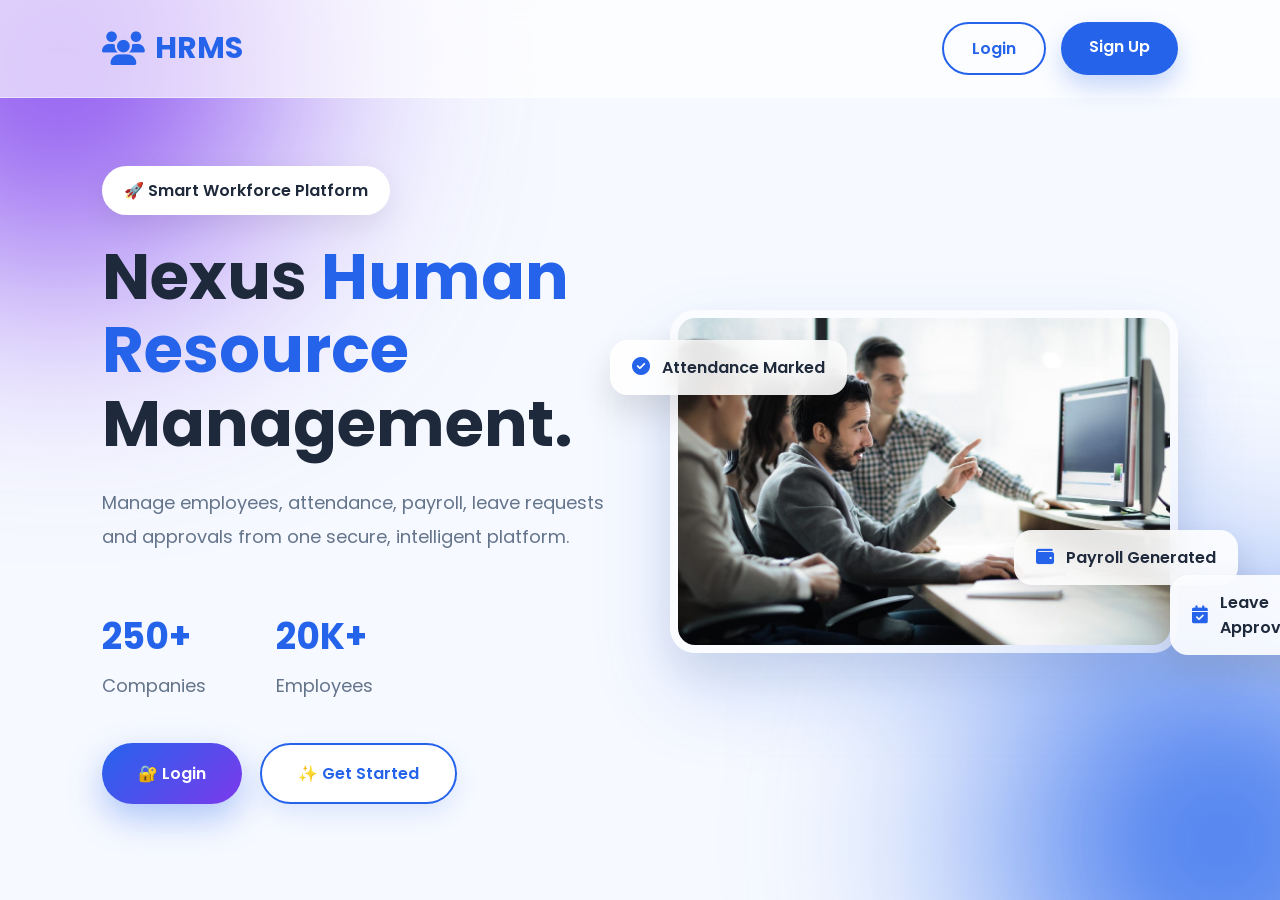
<file: frontend/html/index.html>
<!DOCTYPE html>
<html lang="en">

<head>
    <meta charset="UTF-8">
    <meta name="viewport" content="width=device-width, initial-scale=1.0">

    <title>HRMS | Human Resource Management System</title>

    <!-- Google Fonts -->
    <link href="https://fonts.googleapis.com/css2?family=Poppins:wght@300;400;500;600;700;800&display=swap"
        rel="stylesheet">

    <!-- Font Awesome -->
    <link rel="stylesheet" href="https://cdnjs.cloudflare.com/ajax/libs/font-awesome/6.6.0/css/all.min.css">

    <!-- AOS Animation -->
    <link rel="stylesheet" href="https://unpkg.com/aos@2.3.4/dist/aos.css">

    <link rel="stylesheet" href="../css/style.css">
</head>

<body>

    <div class="blob blob1"></div>
    <div class="blob blob2"></div>

    <nav>

        <div class="logo">

            <i class="fa-solid fa-users"></i>

            <span>HRMS</span>

        </div>


        <div class="nav-btn" id="navBtns">

            <a href="login.html" class="login" id="navLogin">Login</a>

            <a href="signup.html" class="signup" id="navSignup">Sign Up</a>

        </div>

    </nav>

    <section class="hero">

        <div class="left" data-aos="fade-right">

            <span class="badge">

                🚀 Smart Workforce Platform

            </span>

            <h1>

                Nexus
                <span>Human Resource</span>
                Management.

            </h1>

            <p>

                Manage employees, attendance, payroll,
                leave requests and approvals from one secure,
                intelligent platform.

            </p>


            <div class="stats">

                <div>

                    <h2>250+</h2>

                    <p>Companies</p>

                </div>

                <div>

                    <h2>20K+</h2>

                    <p>Employees</p>

                </div>

            </div>

            <div class="hero-btns">

                <a href="login.html" class="btn-primary">🔐 Login</a>

                <a href="signup.html" class="btn-secondary">✨ Get Started</a>

            </div>

        </div>


        <div class="right" data-aos="fade-left">

            <img src="../images/bg_1.jpeg" alt="Hero Image">

            <div class="floating card1">

                <i class="fa-solid fa-circle-check"></i>

                Attendance Marked

            </div>

            <div class="floating card2">

                <i class="fa-solid fa-wallet"></i>

                Payroll Generated

            </div>

            <div class="floating card3">

                <i class="fa-solid fa-calendar-check"></i>

                Leave Approved

            </div>

        </div>

    </section>

    <script src="../js/auth.js"></script>
    <script src="https://unpkg.com/aos@2.3.4/dist/aos.js"></script>

    <script>

        AOS.init({
            duration: 1000,
            once: true
        });

        (function updateNavForSession() {
            const session = auth.getSession();
            if (!session) return; // not logged in — show default Login/Sign Up

            const dashUrl = (session.role === 'HR' || session.role === 'Administrator')
                ? 'hr.html'
                : 'employee.html';

            const navBtns = document.getElementById('navBtns');
            navBtns.innerHTML = `
                <span style="font-size:14px;font-weight:500;color:#334155;align-self:center">
                    👋 ${session.name}
                </span>
                <a href="${dashUrl}" class="signup">Dashboard</a>
                <a href="#" class="login" id="landingLogout">Logout</a>
            `;
            document.getElementById('landingLogout').addEventListener('click', (e) => {
                e.preventDefault();
                auth.logout(); // clears session → redirects to login.html
            });

            const heroBtns = document.querySelector('.hero-btns');
            if (heroBtns) {
                heroBtns.innerHTML = `
                    <a href="${dashUrl}" class="btn-primary">🏠 Go to Dashboard</a>
                    <a href="#" class="btn-secondary" id="heroLogout">🚪 Logout</a>
                `;
                document.getElementById('heroLogout').addEventListener('click', (e) => {
                    e.preventDefault();
                    auth.logout();
                });
            }
        })();

    </script>

</body>

</html>
</file>
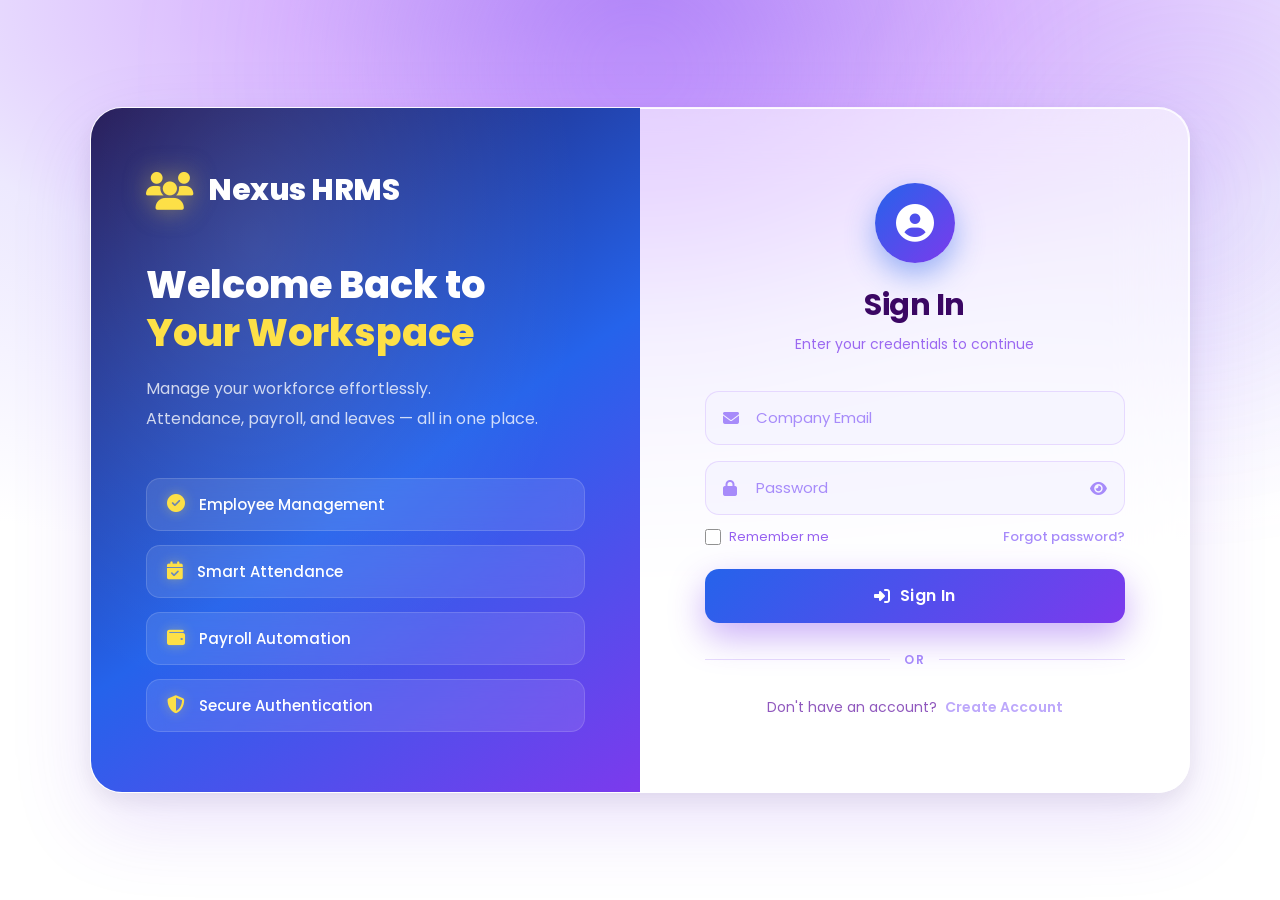
<file: frontend/html/employee.html>
<!DOCTYPE html>
<html lang="en">

<head>
    <meta charset="UTF-8">
    <meta name="viewport" content="width=device-width, initial-scale=1.0">
    <title>NEXUS - Employee Dashboard</title>
    <link href="https://fonts.googleapis.com/css2?family=Poppins:wght@300;400;500;600;700&display=swap"
        rel="stylesheet">
    <link rel="stylesheet" href="https://cdnjs.cloudflare.com/ajax/libs/font-awesome/6.6.0/css/all.min.css">
    <link rel="stylesheet" href="../css/employee.css">
</head>

<body>

    <!-- ── Header ──────────────────────────────────────── -->
    <header>
        <h1>NEXUS <span>HRMS</span></h1>
        <h3>Employee Dashboard</h3>
    </header>

    <div class="container">

        <!-- ── Sidebar ─────────────────────────────────── -->
        <div class="sidebar">
            <h2>Navigation</h2>
            <ul>
                <li class="active-nav" onclick="showPage('profile', this)">
                    <i class="fa-solid fa-user"></i> Profile
                </li>
                <li onclick="showPage('attendance', this)">
                    <i class="fa-solid fa-calendar-check"></i> Attendance
                </li>
                <li onclick="showPage('task', this)">
                    <i class="fa-solid fa-list-check"></i> Task Record
                </li>
                <li onclick="showPage('leave', this)">
                    <i class="fa-solid fa-file-lines"></i> Leave Request
                </li>
                <li onclick="showPage('payroll', this)">
                    <i class="fa-solid fa-wallet"></i> Payroll
                </li>
                <li class="logout-item" onclick="doLogout()">
                    <i class="fa-solid fa-right-from-bracket"></i> Logout
                </li>
            </ul>
        </div>

        <!-- ── Main Content ────────────────────────────── -->
        <div class="main">

            <!-- ══ PROFILE ═════════════════════════════════ -->
            <div id="profile" class="section active">
                <div class="card">
                    <div style="text-align:center">
                        <div class="avatar-wrapper">
                            <img id="profilePic" class="profile-pic"
                                src="https://ui-avatars.com/api/?name=Employee&background=0B4DA2&color=fff&size=150"
                                alt="Profile Picture">
                            <button class="avatar-edit-btn" onclick="document.getElementById('picInput').click()"
                                title="Change profile picture">
                                <i class="fa-solid fa-camera"></i>
                            </button>
                            <input type="file" id="picInput" accept="image/*" onchange="handlePicChange(event)">
                        </div>
                        <div class="profile-name" id="profileName">Employee</div>
                        <span class="profile-role-badge" id="profileRole">Employee</span>
                    </div>

                    <div class="info">
                        <div class="info-row">
                            <span class="info-label">Full Name</span>
                            <span class="info-value" id="infoName">—</span>
                        </div>
                        <div class="info-row">
                            <span class="info-label">Employee ID</span>
                            <span class="info-value" id="infoEmpId">—</span>
                        </div>
                        <div class="info-row">
                            <span class="info-label">Company Email</span>
                            <span class="info-value" id="infoEmail">—</span>
                        </div>
                        <div class="info-row">
                            <span class="info-label">Phone Number <span class="edit-badge">Editable</span></span>
                            <input type="tel" class="editable-field" id="editPhone" placeholder="Enter phone number">
                        </div>
                        <div class="info-row">
                            <span class="info-label">Address <span class="edit-badge">Editable</span></span>
                            <input type="text" class="editable-field" id="editAddress" placeholder="Enter your address">
                        </div>
                    </div>

                    <button class="save-btn" onclick="saveProfile()">
                        <i class="fa-solid fa-floppy-disk"></i> Save Changes
                    </button>
                    <div class="save-toast" id="saveToast">✅ Profile updated successfully!</div>
                </div>
            </div>

            <!-- ══ ATTENDANCE ══════════════════════════════ -->
            <div id="attendance" class="section">

                <!-- Calendar header -->
                <div class="cal-header">
                    <button class="cal-nav-btn" onclick="changeMonth(-1)">
                        <i class="fa-solid fa-chevron-left"></i>
                    </button>
                    <h2 id="calMonthYear">July 2026</h2>
                    <button class="cal-nav-btn" onclick="changeMonth(1)">
                        <i class="fa-solid fa-chevron-right"></i>
                    </button>
                </div>

                <!-- Legend -->
                <div class="cal-legend">
                    <span class="legend-dot present-dot"></span> Present
                    <span class="legend-dot absent-dot"></span> Absent
                    <span class="legend-dot weekend-dot"></span> Weekend
                    <span class="legend-dot future-dot"></span> Future
                </div>

                <!-- Calendar grid -->
                <div class="cal-grid-wrap">
                    <div class="cal-day-names">
                        <span>Sun</span><span>Mon</span><span>Tue</span>
                        <span>Wed</span><span>Thu</span><span>Fri</span><span>Sat</span>
                    </div>
                    <div class="cal-grid" id="calGrid"></div>
                </div>

                <!-- Summary pills -->
                <div class="att-summary">
                    <div class="att-pill present-pill">
                        <i class="fa-solid fa-circle-check"></i>
                        <div><span id="presentCount">0</span><small>Present</small></div>
                    </div>
                    <div class="att-pill absent-pill">
                        <i class="fa-solid fa-circle-xmark"></i>
                        <div><span id="absentCount">0</span><small>Absent</small></div>
                    </div>
                    <div class="att-pill weekend-pill">
                        <i class="fa-solid fa-umbrella-beach"></i>
                        <div><span id="weekendCount">0</span><small>Weekends</small></div>
                    </div>
                </div>

            </div>

            <!-- ══ TASK RECORD ═════════════════════════════ -->
            <div id="task" class="section">
                <h2>📋 Task / Activity Record</h2>
                <div class="table-wrap">
                    <table>
                        <thead>
                            <tr>
                                <th>Task</th>
                                <th>Assigned By</th>
                                <th>Deadline</th>
                                <th>Status</th>
                            </tr>
                        </thead>
                        <tbody>
                            <tr>
                                <td>Update Website</td>
                                <td>Project Manager</td>
                                <td>06 Jul 2026</td>
                                <td><span class="badge-completed">Completed ✅</span></td>
                            </tr>
                            <tr>
                                <td>Client Documentation</td>
                                <td>Team Lead</td>
                                <td>08 Jul 2026</td>
                                <td><span class="badge-progress">In Progress 🔄</span></td>
                            </tr>
                            <tr>
                                <td>Bug Fixing</td>
                                <td>Senior Developer</td>
                                <td>10 Jul 2026</td>
                                <td><span class="badge-pending">Pending ⏳</span></td>
                            </tr>
                        </tbody>
                    </table>
                </div>
            </div>

            <!-- ══ LEAVE REQUEST ════════════════════════════ -->
            <div id="leave" class="section">

                <div class="leave-layout">

                    <!-- ── Leave Request Form ───────────────── -->
                    <div class="leave-form-card">
                        <h2><i class="fa-solid fa-paper-plane"></i> New Leave Request</h2>

                        <form id="leaveForm" onsubmit="submitLeave(event)">

                            <!-- Leave Type -->
                            <div class="lf-group">
                                <label class="lf-label">Leave Type <span class="req">*</span></label>
                                <div class="leave-type-tabs">
                                    <input type="radio" name="leaveType" id="ltPaid" value="Paid" checked>
                                    <label for="ltPaid" class="lt-tab">
                                        <i class="fa-solid fa-coins"></i> Paid Leave
                                    </label>

                                    <input type="radio" name="leaveType" id="ltSick" value="Sick">
                                    <label for="ltSick" class="lt-tab">
                                        <i class="fa-solid fa-kit-medical"></i> Sick Leave
                                    </label>

                                    <input type="radio" name="leaveType" id="ltUnpaid" value="Unpaid">
                                    <label for="ltUnpaid" class="lt-tab">
                                        <i class="fa-solid fa-hand-holding-dollar"></i> Unpaid Leave
                                    </label>
                                </div>
                            </div>

                            <!-- From Date + Time -->
                            <div class="lf-row">
                                <div class="lf-group">
                                    <label class="lf-label">From Date <span class="req">*</span></label>
                                    <input type="date" class="lf-input" id="leaveFrom" required>
                                </div>
                                <div class="lf-group">
                                    <label class="lf-label">Start Time</label>
                                    <input type="time" class="lf-input" id="leaveFromTime" value="09:00">
                                </div>
                            </div>

                            <!-- To Date + Time -->
                            <div class="lf-row">
                                <div class="lf-group">
                                    <label class="lf-label">To Date <span class="req">*</span></label>
                                    <input type="date" class="lf-input" id="leaveTo" required>
                                </div>
                                <div class="lf-group">
                                    <label class="lf-label">End Time</label>
                                    <input type="time" class="lf-input" id="leaveToTime" value="18:00">
                                </div>
                            </div>

                            <!-- Duration display -->
                            <div class="duration-display" id="durationDisplay" style="display:none">
                                <i class="fa-solid fa-clock"></i>
                                <span id="durationText">0 days</span>
                            </div>

                            <!-- Reason -->
                            <div class="lf-group">
                                <label class="lf-label">Reason <span class="req">*</span></label>
                                <input type="text" class="lf-input" id="leaveReason"
                                    placeholder="Brief reason for leave" required>
                            </div>

                            <!-- Remarks -->
                            <div class="lf-group">
                                <label class="lf-label">Additional Remarks</label>
                                <textarea class="lf-textarea" id="leaveRemarks"
                                    placeholder="Any additional details for HR (optional)..." rows="3"></textarea>
                            </div>

                            <!-- Error message -->
                            <div class="lf-error" id="leaveError" style="display:none"></div>

                            <!-- Submit -->
                            <button type="submit" class="lf-submit-btn">
                                <i class="fa-solid fa-paper-plane"></i> Submit Request to HR
                            </button>

                        </form>
                    </div>

                    <!-- ── My Leave History ──────────────────── -->
                    <div class="leave-history-card">
                        <h2><i class="fa-solid fa-clock-rotate-left"></i> My Leave History</h2>

                        <div id="leaveHistoryList">
                            <div class="no-leaves">No leave requests yet.</div>
                        </div>
                    </div>

                </div>
            </div>

            <!-- ══ PAYROLL ══════════════════════════════════ -->
            <div id="payroll" class="section">

                <!-- Read-only notice -->
                <div class="payroll-readonly-banner">
                    <i class="fa-solid fa-lock"></i>
                    Payroll data is <strong>read-only</strong>. Contact HR for any discrepancies.
                </div>

                <!-- Summary cards -->
                <div class="payroll-summary">
                    <div class="pr-card gross">
                        <div class="pr-card-icon"><i class="fa-solid fa-sack-dollar"></i></div>
                        <div>
                            <div class="pr-card-label">Gross Salary</div>
                            <div class="pr-card-value" id="pr-gross">₹0</div>
                        </div>
                    </div>
                    <div class="pr-card deductions">
                        <div class="pr-card-icon"><i class="fa-solid fa-circle-minus"></i></div>
                        <div>
                            <div class="pr-card-label">Total Deductions</div>
                            <div class="pr-card-value" id="pr-deductions">₹0</div>
                        </div>
                    </div>
                    <div class="pr-card net">
                        <div class="pr-card-icon"><i class="fa-solid fa-hand-holding-dollar"></i></div>
                        <div>
                            <div class="pr-card-label">Net Pay</div>
                            <div class="pr-card-value" id="pr-net">₹0</div>
                        </div>
                    </div>
                </div>

                <!-- Current month breakdown -->
                <div class="payroll-breakdown-wrap">
                    <h3 class="pr-section-title">
                        <i class="fa-solid fa-receipt"></i>
                        Salary Breakdown — <span id="pr-month">Current Month</span>
                    </h3>

                    <div class="breakdown-grid">

                        <!-- Earnings -->
                        <div class="breakdown-col">
                            <div class="breakdown-col-title earnings-title">💰 Earnings</div>
                            <div class="breakdown-list" id="earningsList"></div>
                            <div class="breakdown-total">
                                <span>Gross Total</span>
                                <span id="grossTotal">₹0</span>
                            </div>
                        </div>

                        <!-- Deductions -->
                        <div class="breakdown-col">
                            <div class="breakdown-col-title deductions-title">📉 Deductions</div>
                            <div class="breakdown-list" id="deductionsList"></div>
                            <div class="breakdown-total">
                                <span>Total Deductions</span>
                                <span id="deductionsTotal">₹0</span>
                            </div>
                        </div>

                    </div>

                    <!-- Net Pay bar -->
                    <div class="net-pay-bar">
                        <span>🟢 Net Pay (Take Home)</span>
                        <span class="net-pay-amount" id="netPayDisplay">₹0</span>
                    </div>
                </div>

                <!-- Payslip History -->
                <div class="payslip-history-wrap">
                    <h3 class="pr-section-title">
                        <i class="fa-solid fa-clock-rotate-left"></i> Payslip History
                    </h3>
                    <div class="table-wrap">
                        <table id="payslipTable">
                            <thead>
                                <tr>
                                    <th>Month</th>
                                    <th>Basic</th>
                                    <th>HRA</th>
                                    <th>Allowances</th>
                                    <th>Gross</th>
                                    <th>Deductions</th>
                                    <th>Net Pay</th>
                                    <th>Status</th>
                                    <th>Action</th>
                                </tr>
                            </thead>
                            <tbody id="payslipBody"></tbody>
                        </table>
                    </div>
                </div>

            </div><!-- /#payroll -->

        </div><!-- /.main -->
    </div><!-- /.container -->

    <script src="../js/auth.js"></script>

    <script>
        console.log("EMPLOYEE HTML LOADED");
        // ════════════════════════════════════════════════════════
        //  Guard & Init
        // ════════════════════════════════════════════════════════
        auth.guardPage(null);

        // Sample attendance data — key: "YYYY-MM-DD", value: "present"|"absent"
        const attendanceData = {
            '2026-07-01': 'present',
            '2026-07-02': 'present',
            '2026-07-03': 'absent',
            '2026-07-04': 'present',
            '2026-06-29': 'present',
            '2026-06-30': 'present',
            '2026-06-27': 'absent',
            '2026-06-26': 'present',
            '2026-06-25': 'present',
            '2026-06-24': 'present',
            '2026-06-23': 'absent',
        };

        let calYear = new Date().getFullYear();
        let calMonth = new Date().getMonth(); // 0-indexed

        const monthNames = ['January', 'February', 'March', 'April', 'May', 'June',
            'July', 'August', 'September', 'October', 'November', 'December'];

        (function init() {
            const session = auth.getSession();
            if (!session) return;

            const avatarUrl = `https://ui-avatars.com/api/?name=${encodeURIComponent(session.name)}&background=0B4DA2&color=fff&size=150`;
            document.getElementById('profilePic').src = avatarUrl;
            document.getElementById('profileName').textContent = session.name;
            document.getElementById('profileRole').textContent = session.role;
            document.getElementById('infoName').textContent = session.name;
            document.getElementById('infoEmpId').textContent = session.employeeId || '—';
            document.getElementById('infoEmail').textContent = session.email;

            const users = JSON.parse(auth.Storage.getItem('hrms_users') || '[]');
            const user = users.find(u => u.email === session.email);
            if (user) {
                document.getElementById('editPhone').value = user.phone || '';
                document.getElementById('editAddress').value = user.address || '';
            }

            const savedPic = auth.Storage.getItem(`hrms_pic_${session.email}`);
            if (savedPic) document.getElementById('profilePic').src = savedPic;

            // Set today as default for leave dates
            const today = new Date().toISOString().split('T')[0];
            document.getElementById('leaveFrom').value = today;
            document.getElementById('leaveTo').value = today;
            updateDuration();

            // Render calendar for current month
            renderCalendar(calYear, calMonth);
            renderLeaveHistory();
        })();

        // ════════════════════════════════════════════════════════
        //  Sidebar Navigation
        // ════════════════════════════════════════════════════════
        function showPage(page, el) {
            document.querySelectorAll('.section').forEach(s => s.classList.remove('active'));
            document.querySelectorAll('.sidebar li').forEach(l => l.classList.remove('active-nav'));
            document.getElementById(page).classList.add('active');
            if (el) el.classList.add('active-nav');
        }

        // ════════════════════════════════════════════════════════
        //  Profile
        // ════════════════════════════════════════════════════════
        function handlePicChange(event) {
            const file = event.target.files[0];
            if (!file) return;
            const reader = new FileReader();
            reader.onload = function (e) {
                document.getElementById('profilePic').src = e.target.result;
                const session = auth.getSession();
                if (session) auth.Storage.setItem(`hrms_pic_${session.email}`, e.target.result);
            };
            reader.readAsDataURL(file);
        }

        function saveProfile() {
            const session = auth.getSession();
            if (!session) return;
            const phone = document.getElementById('editPhone').value.trim();
            const address = document.getElementById('editAddress').value.trim();
            const users = JSON.parse(auth.Storage.getItem('hrms_users') || '[]');
            const idx = users.findIndex(u => u.email === session.email);
            if (idx !== -1) {
                users[idx].phone = phone;
                users[idx].address = address;
                auth.Storage.setItem('hrms_users', JSON.stringify(users));
            }
            const toast = document.getElementById('saveToast');
            toast.classList.add('show');
            setTimeout(() => toast.classList.remove('show'), 3000);
        }

        // ════════════════════════════════════════════════════════
        //  Attendance Calendar


        function changeMonth(dir) {
            calMonth += dir;
            if (calMonth < 0) { calMonth = 11; calYear--; }
            if (calMonth > 11) { calMonth = 0; calYear++; }
            renderCalendar(calYear, calMonth);
        }

        function renderCalendar(year, month) {
            document.getElementById('calMonthYear').textContent = `${monthNames[month]} ${year}`;

            const grid = document.getElementById('calGrid');
            const today = new Date();
            const first = new Date(year, month, 1);
            const daysIn = new Date(year, month + 1, 0).getDate();
            const startDay = first.getDay(); // 0=Sun

            grid.innerHTML = '';

            let presentCount = 0, absentCount = 0, weekendCount = 0;

            // Empty cells before 1st
            for (let i = 0; i < startDay; i++) {
                grid.appendChild(Object.assign(document.createElement('div'), { className: 'cal-cell empty' }));
            }

            for (let d = 1; d <= daysIn; d++) {
                const date = new Date(year, month, d);
                const dateKey = `${year}-${String(month + 1).padStart(2, '0')}-${String(d).padStart(2, '0')}`;
                const dow = date.getDay();
                const isWeekend = dow === 0 || dow === 6;
                const isFuture = date > today;
                const isToday = date.toDateString() === today.toDateString();
                const status = attendanceData[dateKey];

                const cell = document.createElement('div');
                cell.className = 'cal-cell';
                if (isToday) cell.classList.add('today');

                const numEl = document.createElement('span');
                numEl.className = 'cal-num';
                numEl.textContent = d;

                const dotEl = document.createElement('span');
                dotEl.className = 'cal-dot';

                if (isWeekend) {
                    cell.classList.add('cal-weekend');
                    dotEl.classList.add('weekend-dot');
                    weekendCount++;
                } else if (isFuture) {
                    cell.classList.add('cal-future');
                    dotEl.classList.add('future-dot');
                } else if (status === 'present') {
                    cell.classList.add('cal-present');
                    dotEl.classList.add('present-dot');
                    presentCount++;
                } else if (status === 'absent') {
                    cell.classList.add('cal-absent');
                    dotEl.classList.add('absent-dot');
                    absentCount++;
                } else {
                    // Past, no data
                    cell.classList.add('cal-future');
                    dotEl.classList.add('future-dot');
                }

                cell.appendChild(numEl);
                cell.appendChild(dotEl);
                grid.appendChild(cell);
            }

            document.getElementById('presentCount').textContent = presentCount;
            document.getElementById('absentCount').textContent = absentCount;
            document.getElementById('weekendCount').textContent = weekendCount;
        }

        // ════════════════════════════════════════════════════════
        //  Leave Request Form
        // ════════════════════════════════════════════════════════

        // Auto-update duration when dates change
        document.addEventListener('DOMContentLoaded', () => {
            document.getElementById('leaveFrom').addEventListener('change', updateDuration);
            document.getElementById('leaveTo').addEventListener('change', updateDuration);
        });

        function updateDuration() {
            const from = document.getElementById('leaveFrom').value;
            const to = document.getElementById('leaveTo').value;
            const disp = document.getElementById('durationDisplay');
            const txt = document.getElementById('durationText');

            if (from && to) {
                const diff = Math.round((new Date(to) - new Date(from)) / 86400000) + 1;
                if (diff > 0) {
                    txt.textContent = `${diff} day${diff !== 1 ? 's' : ''}`;
                    disp.style.display = 'flex';
                } else {
                    disp.style.display = 'none';
                }
            } else {
                disp.style.display = 'none';
            }
        }

        function submitLeave(e) {
            e.preventDefault();

            const from = document.getElementById('leaveFrom').value;
            const to = document.getElementById('leaveTo').value;
            const reason = document.getElementById('leaveReason').value.trim();
            const remarks = document.getElementById('leaveRemarks').value.trim();
            const type = document.querySelector('input[name="leaveType"]:checked').value;
            const fromT = document.getElementById('leaveFromTime').value;
            const toT = document.getElementById('leaveToTime').value;
            const errEl = document.getElementById('leaveError');

            errEl.style.display = 'none';

            // Validation
            if (!from || !to) {
                showLeaveError('Please select both From and To dates.'); return;
            }
            if (new Date(to) < new Date(from)) {
                showLeaveError('"To" date cannot be before "From" date.'); return;
            }
            if (!reason) {
                showLeaveError('Please provide a reason for leave.'); return;
            }

            const session = auth.getSession();
            const request = {
                id: Date.now(),
                employee: session ? session.name : 'Employee',
                email: session ? session.email : '',
                type,
                from, fromTime: fromT,
                to, toTime: toT,
                reason,
                remarks,
                status: 'Pending',
                submittedAt: new Date().toLocaleString(),
            };

            // Save to localStorage
            const key = `hrms_leaves_${session?.email}`;
            const history = JSON.parse(auth.Storage.getItem(key) || '[]');
            history.unshift(request);
            auth.Storage.setItem(key, JSON.stringify(history));

            // Reset form
            document.getElementById('leaveForm').reset();
            document.getElementById('leaveFromTime').value = '09:00';
            document.getElementById('leaveToTime').value = '18:00';
            document.getElementById('durationDisplay').style.display = 'none';

            renderLeaveHistory();

            // Success toast
            showGlobalToast('✅ Leave request submitted to HR!');
        }

        function showLeaveError(msg) {
            const el = document.getElementById('leaveError');
            el.textContent = msg;
            el.style.display = 'block';
        }

        // ── Render leave history list ───────────────────────────
        function renderLeaveHistory() {
            const session = auth.getSession();
            const key = `hrms_leaves_${session?.email}`;
            const history = JSON.parse(auth.Storage.getItem(key) || '[]');
            const list = document.getElementById('leaveHistoryList');

            if (history.length === 0) {
                list.innerHTML = '<div class="no-leaves">No leave requests yet.</div>';
                return;
            }

            list.innerHTML = history.map(r => `
                <div class="leave-hist-item">
                    <div class="lh-top">
                        <span class="lh-type ${r.type.toLowerCase()}-type">${r.type} Leave</span>
                        <span class="lh-status ${r.status.toLowerCase()}-status">${r.status === 'Pending' ? '🕒' : '✅'} ${r.status}</span>
                    </div>
                    <div class="lh-dates">
                        <i class="fa-solid fa-calendar-days"></i>
                        ${r.from} ${r.fromTime} → ${r.to} ${r.toTime}
                    </div>
                    <div class="lh-reason"><b>Reason:</b> ${r.reason}</div>
                    ${r.remarks ? `<div class="lh-remarks"><b>Remarks:</b> ${r.remarks}</div>` : ''}
                    <div class="lh-submitted">Submitted: ${r.submittedAt}</div>
                </div>
            `).join('');
        }

        // ── Global success toast ────────────────────────────────
        function showGlobalToast(msg) {
            let t = document.getElementById('globalToast');
            if (!t) {
                t = document.createElement('div');
                t.id = 'globalToast';
                t.style.cssText = 'position:fixed;top:80px;right:24px;background:linear-gradient(135deg,#22c55e,#16a34a);color:#fff;padding:14px 22px;border-radius:14px;font-size:14px;font-weight:600;z-index:9999;box-shadow:0 12px 30px rgba(22,163,74,0.4);opacity:0;transform:translateX(120px);transition:.4s ease';
                document.body.appendChild(t);
            }
            t.textContent = msg;
            t.style.opacity = '1';
            t.style.transform = 'translateX(0)';
            setTimeout(() => {
                t.style.opacity = '0';
                t.style.transform = 'translateX(120px)';
            }, 3200);
        }

        // ── Logout ──────────────────────────────────────────────
        function doLogout() {
            if (confirm('Are you sure you want to logout?')) auth.logout();
        }

        // ════════════════════════════════════════════════════════
        //  PAYROLL  (read-only for employees)
        // ════════════════════════════════════════════════════════

        // Seed sample payroll data into localStorage if not present
        function seedPayrollData(email) {
            const key = `hrms_payroll_${email}`;
            if (auth.Storage.getItem(key)) return;

            const months = ['Jan 2026', 'Feb 2026', 'Mar 2026', 'Apr 2026', 'May 2026', 'Jun 2026', 'Jul 2026'];
            const basic = 45000;

            const records = months.map((m, i) => {
                const hra = Math.round(basic * 0.40);
                const da = Math.round(basic * 0.15);
                const conveyance = 1600;
                const medical = 1250;
                const gross = basic + hra + da + conveyance + medical;
                const pf = Math.round(basic * 0.12);
                const esi = Math.round(gross * 0.0075);
                const tds = i >= 3 ? 2800 : 2200;
                const totalDed = pf + esi + tds;
                const net = gross - totalDed;
                return {
                    month: m, basic, hra, da, conveyance, medical,
                    gross, pf, esi, tds, totalDed, net,
                    status: i < months.length - 1 ? 'Paid' : 'Processing'
                };
            });

            auth.Storage.setItem(key, JSON.stringify(records));
        }

        function fmt(n) {
            return '₹' + n.toLocaleString('en-IN');
        }

        function renderPayroll() {
            const session = auth.getSession();
            if (!session) return;

            seedPayrollData(session.email);

            const key = `hrms_payroll_${session.email}`;
            const records = JSON.parse(auth.Storage.getItem(key) || '[]');
            if (!records.length) return;

            // Latest record for summary + breakdown
            const latest = records[records.length - 1];
            const monthNames = ['January', 'February', 'March', 'April', 'May', 'June',
                'July', 'August', 'September', 'October', 'November', 'December'];
            const now = new Date();
            document.getElementById('pr-month').textContent =
                `${monthNames[now.getMonth()]} ${now.getFullYear()}`;

            // Summary cards
            document.getElementById('pr-gross').textContent = fmt(latest.gross);
            document.getElementById('pr-deductions').textContent = fmt(latest.totalDed);
            document.getElementById('pr-net').textContent = fmt(latest.net);
            document.getElementById('grossTotal').textContent = fmt(latest.gross);
            document.getElementById('deductionsTotal').textContent = fmt(latest.totalDed);
            document.getElementById('netPayDisplay').textContent = fmt(latest.net);

            // Earnings breakdown
            const earnings = [
                { label: 'Basic Salary', amount: latest.basic },
                { label: 'HRA (40%)', amount: latest.hra },
                { label: 'Dearness Allowance', amount: latest.da },
                { label: 'Conveyance', amount: latest.conveyance },
                { label: 'Medical', amount: latest.medical },
            ];
            document.getElementById('earningsList').innerHTML = earnings.map(e => `
                <div class="bd-row">
                    <span class="bd-label">${e.label}</span>
                    <span class="bd-amount earning-amt">${fmt(e.amount)}</span>
                </div>
            `).join('');

            // Deductions breakdown
            const deductions = [
                { label: 'PF (12%)', amount: latest.pf },
                { label: 'ESI (0.75%)', amount: latest.esi },
                { label: 'TDS', amount: latest.tds },
            ];
            document.getElementById('deductionsList').innerHTML = deductions.map(d => `
                <div class="bd-row">
                    <span class="bd-label">${d.label}</span>
                    <span class="bd-amount deduction-amt">-${fmt(d.amount)}</span>
                </div>
            `).join('');

            // Payslip history table
            const tbody = document.getElementById('payslipBody');
            tbody.innerHTML = [...records].reverse().map(r => `
                <tr>
                    <td><strong>${r.month}</strong></td>
                    <td>${fmt(r.basic)}</td>
                    <td>${fmt(r.hra)}</td>
                    <td>${fmt(r.conveyance + r.medical + r.da)}</td>
                    <td>${fmt(r.gross)}</td>
                    <td class="ded-cell">-${fmt(r.totalDed)}</td>
                    <td class="net-cell"><strong>${fmt(r.net)}</strong></td>
                    <td>
                        <span class="payslip-status ${r.status.toLowerCase()}-slip">
                            ${r.status === 'Paid' ? '✅' : '🔄'} ${r.status}
                        </span>
                    </td>
                    <td>
                        ${r.status === 'Paid'
                    ? `<button class="print-slip-btn" onclick="printPayslip('${r.month}')">
                                   <i class="fa-solid fa-print"></i> Print
                               </button>`
                    : '<span style="color:#94a3b8;font-size:12px">Pending</span>'}
                    </td>
                </tr>
            `).join('');
        }

        // ── Print payslip ───────────────────────────────────────
        function printPayslip(month) {
            const session = auth.getSession();
            const key = `hrms_payroll_${session?.email}`;
            const records = JSON.parse(auth.Storage.getItem(key) || '[]');
            const r = records.find(x => x.month === month);
            if (!r) return;

            const win = window.open('', '_blank', 'width=700,height=900');
            win.document.write(`
                <html><head><title>Payslip – ${month}</title>
                <style>
                    body { font-family: 'Poppins', Arial, sans-serif; padding: 40px; color: #1e293b; }
                    h1 { color: #0b3d91; font-size: 22px; margin-bottom: 4px; }
                    .sub { color: #64748b; font-size: 13px; margin-bottom: 24px; }
                    table { width: 100%; border-collapse: collapse; font-size: 14px; }
                    th { background: #0b3d91; color: #fff; padding: 10px 14px; text-align: left; }
                    td { padding: 10px 14px; border-bottom: 1px solid #e2e8f0; }
                    .net-row td { font-weight: 700; background: #f0fdf4; font-size: 15px; }
                    .footer { margin-top: 30px; font-size: 12px; color: #94a3b8; text-align: center; }
                </style></head><body>
                <h1>NEXUS HRMS — Payslip</h1>
                <div class="sub">Employee: <strong>${session?.name}</strong> &nbsp;|&nbsp;
                     Email: ${session?.email} &nbsp;|&nbsp; Month: <strong>${month}</strong></div>
                <table>
                    <tr><th>Component</th><th>Amount</th></tr>
                    <tr><td>Basic Salary</td><td>₹${r.basic.toLocaleString('en-IN')}</td></tr>
                    <tr><td>HRA (40%)</td><td>₹${r.hra.toLocaleString('en-IN')}</td></tr>
                    <tr><td>Dearness Allowance</td><td>₹${r.da.toLocaleString('en-IN')}</td></tr>
                    <tr><td>Conveyance</td><td>₹${r.conveyance.toLocaleString('en-IN')}</td></tr>
                    <tr><td>Medical</td><td>₹${r.medical.toLocaleString('en-IN')}</td></tr>
                    <tr><td><strong>Gross Salary</strong></td><td><strong>₹${r.gross.toLocaleString('en-IN')}</strong></td></tr>
                    <tr><td>PF (12%)</td><td>-₹${r.pf.toLocaleString('en-IN')}</td></tr>
                    <tr><td>ESI (0.75%)</td><td>-₹${r.esi.toLocaleString('en-IN')}</td></tr>
                    <tr><td>TDS</td><td>-₹${r.tds.toLocaleString('en-IN')}</td></tr>
                    <tr><td>Total Deductions</td><td>-₹${r.totalDed.toLocaleString('en-IN')}</td></tr>
                    <tr class="net-row"><td>🟢 NET PAY (Take Home)</td><td>₹${r.net.toLocaleString('en-IN')}</td></tr>
                </table>
                <div class="footer">Generated by NEXUS HRMS &nbsp;•&nbsp; ${new Date().toLocaleString()}<br>
                This is a system-generated payslip. No signature required.</div>
                <script>window.onload = () => window.print();<\/script>
                </body></html>
            `);
            win.document.close();
        }

        // Render payroll when page loads (called once init() completes)
        renderPayroll();

    </script>

</body>

</html>
</file>
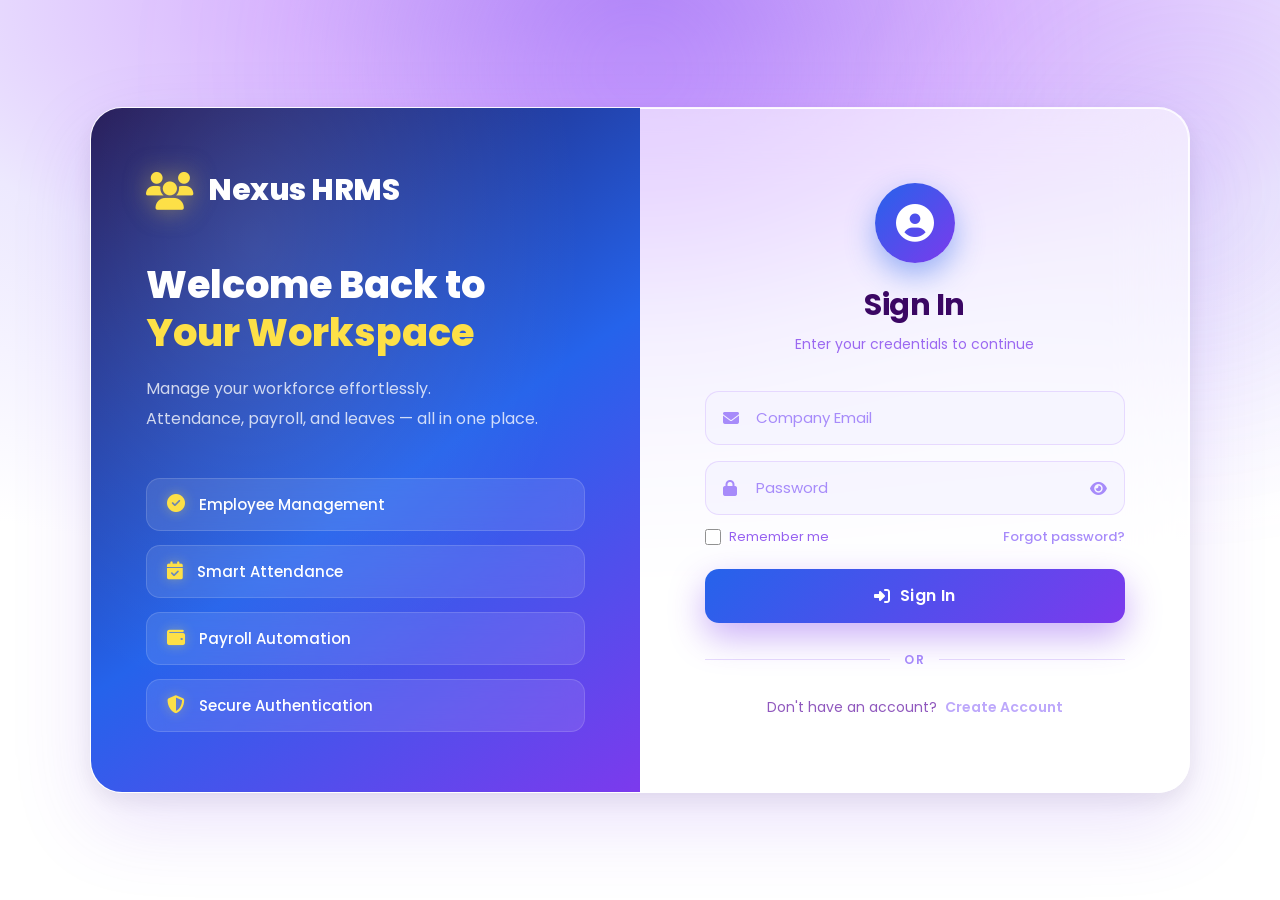
<file: frontend/html/login.html>
<!DOCTYPE html>
<html lang="en">

<head>
    <meta charset="UTF-8">
    <meta name="viewport" content="width=device-width, initial-scale=1.0">
    <title>Login | Nexus HRMS</title>
    <meta name="description" content="Sign in to Nexus HRMS – your all-in-one human resource management platform.">

    <!-- Google Font -->
    <link href="https://fonts.googleapis.com/css2?family=Poppins:wght@300;400;500;600;700;800&display=swap" rel="stylesheet">

    <!-- Font Awesome -->
    <link rel="stylesheet" href="https://cdnjs.cloudflare.com/ajax/libs/font-awesome/6.6.0/css/all.min.css">

    <!-- CSS -->
    <link rel="stylesheet" href="../css/login.css">
</head>

<body>

    <div class="blob blob1"></div>
    <div class="blob blob2"></div>

    <div class="login-container">

        <!-- Left Panel -->
        <div class="left-panel">

            <div class="brand">
                <i class="fa-solid fa-users"></i>
                <h1>Nexus HRMS</h1>
            </div>

            <h2>
                Welcome Back to
                <span>Your Workspace</span>
            </h2>

            <p>
                Manage your workforce effortlessly.<br>
                Attendance, payroll, and leaves — all in one place.
            </p>

            <div class="feature-list">

                <div class="feature">
                    <i class="fa-solid fa-circle-check"></i>
                    Employee Management
                </div>

                <div class="feature">
                    <i class="fa-solid fa-calendar-check"></i>
                    Smart Attendance
                </div>

                <div class="feature">
                    <i class="fa-solid fa-wallet"></i>
                    Payroll Automation
                </div>

                <div class="feature">
                    <i class="fa-solid fa-shield-halved"></i>
                    Secure Authentication
                </div>

            </div>

        </div>

        <div class="right-panel">

            <div class="form-card">

                <div class="form-header">
                    <div class="avatar">
                        <i class="fa-solid fa-user-circle"></i>
                    </div>
                    <h2>Sign In</h2>
                    <p>Enter your credentials to continue</p>
                </div>

                <form id="loginForm">

                    <!-- Email -->
                    <div class="input-group" id="emailGroup">
                        <i class="fa-solid fa-envelope"></i>
                        <input type="email" id="loginEmail" placeholder="Company Email" required autocomplete="email">
                    </div>

                    <!-- Password -->
                    <div class="input-group password-box" id="passwordGroup">
                        <i class="fa-solid fa-lock"></i>
                        <input type="password" id="loginPassword" placeholder="Password" required autocomplete="current-password">
                        <span id="toggleLoginPassword">
                            <i class="fa-solid fa-eye"></i>
                        </span>
                    </div>

                    <div class="form-options">
                        <label class="remember-me">
                            <input type="checkbox" id="rememberMe">
                            Remember me
                        </label>
                        <a href="#" class="forgot-link">Forgot password?</a>
                    </div>

                    <button type="submit" class="login-btn" id="loginBtn">
                        <i class="fa-solid fa-right-to-bracket"></i>
                        Sign In
                    </button>

                </form>

                <div class="divider"><span>OR</span></div>

                <div class="signup-link">
                    Don't have an account?
                    <a href="signup.html">Create Account</a>
                </div>

            </div>

        </div>

    </div>

    <div id="toast"></div>

    <script src="../js/auth.js"></script>
    <script src="../js/login.js"></script>

</body>

</html>
</file>
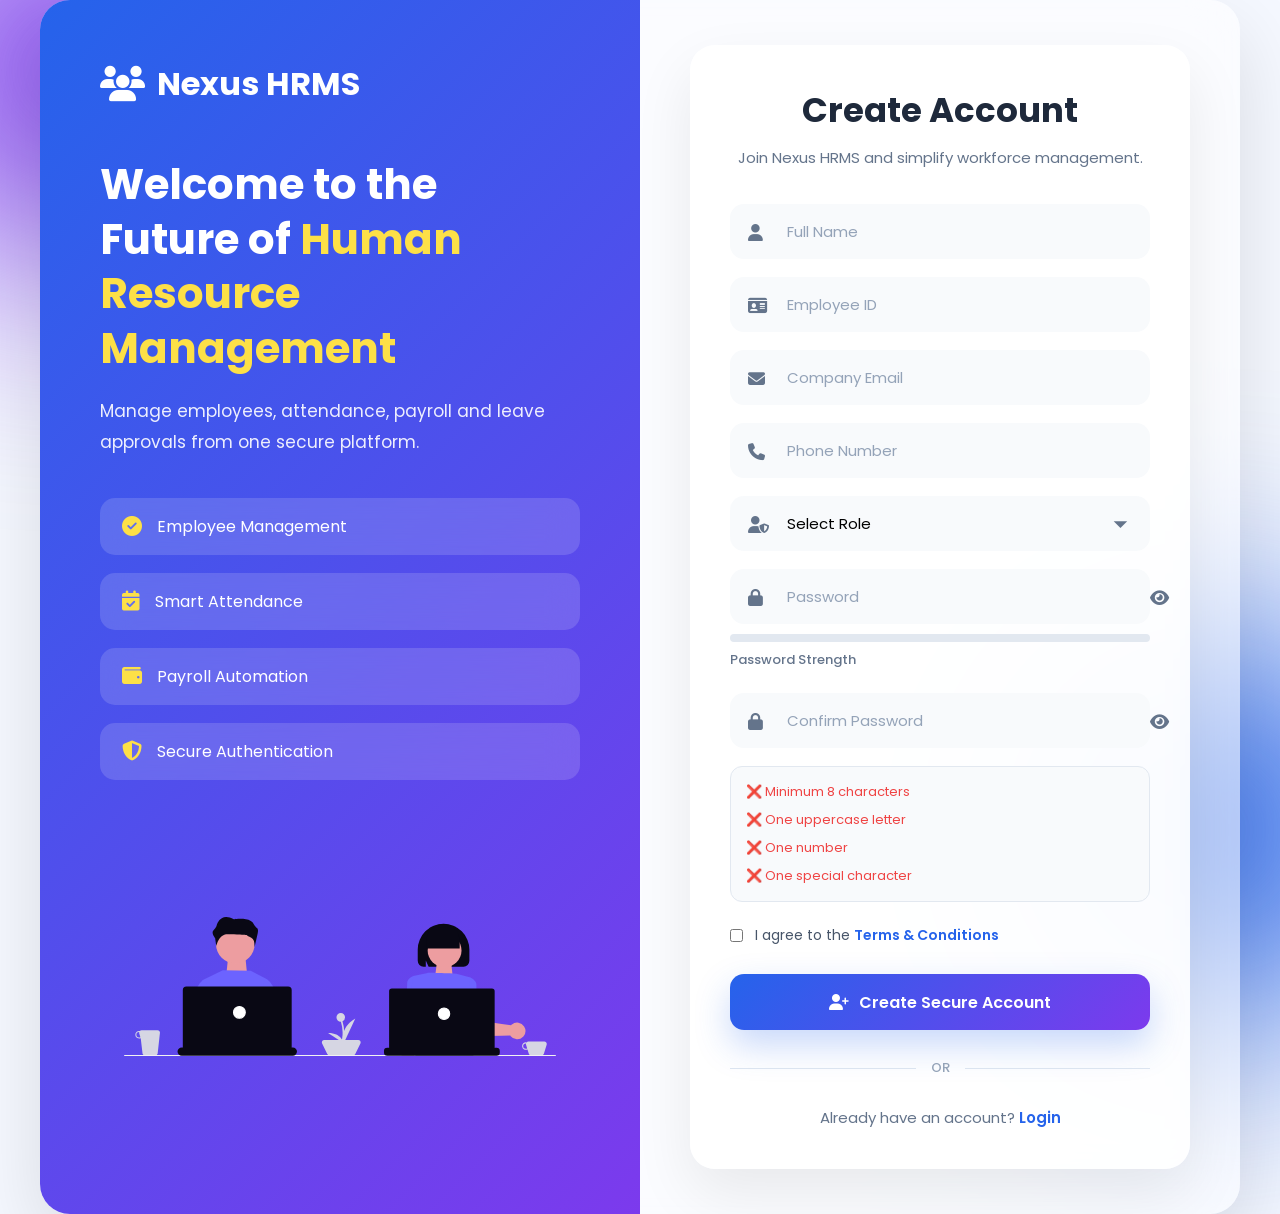
<file: frontend/html/signup.html>
<!DOCTYPE html>
<html lang="en">

<head>

    <meta charset="UTF-8">

    <meta name="viewport" content="width=device-width, initial-scale=1.0">

    <title>Create Account | Nexus HRMS</title>

    <!-- Google Font -->
    <link href="https://fonts.googleapis.com/css2?family=Poppins:wght@300;400;500;600;700;800&display=swap"
        rel="stylesheet">

    <!-- Font Awesome -->
    <link rel="stylesheet" href="https://cdnjs.cloudflare.com/ajax/libs/font-awesome/6.6.0/css/all.min.css">

    <!-- CSS -->
    <link rel="stylesheet" href="../css/signup.css">

</head>

<body>


    <div class="blob blob1"></div>
    <div class="blob blob2"></div>

    <div class="signup-container">


        <div class="left-panel">

            <div class="brand">

                <i class="fa-solid fa-users"></i>

                <h1>Nexus HRMS</h1>

            </div>

            <h2>

                Welcome to the Future of

                <span>Human Resource Management</span>

            </h2>

            <p>

                Manage employees, attendance,
                payroll and leave approvals from
                one secure platform.

            </p>

            <div class="feature-list">

                <div class="feature">

                    <i class="fa-solid fa-circle-check"></i>

                    Employee Management

                </div>

                <div class="feature">

                    <i class="fa-solid fa-calendar-check"></i>

                    Smart Attendance

                </div>

                <div class="feature">

                    <i class="fa-solid fa-wallet"></i>

                    Payroll Automation

                </div>

                <div class="feature">

                    <i class="fa-solid fa-shield-halved"></i>

                    Secure Authentication

                </div>

            </div>


            <img src="../images/undraw_shared-workspace_6y9d.svg" class="illustration" alt="Signup Illustration">

        </div>


        <div class="right-panel">

            <div class="form-card">

                <h2>Create Account</h2>

                <p>

                    Join Nexus HRMS and simplify workforce management.

                </p>

                <form id="signupForm">


                    <div class="input-group">

                        <i class="fa-solid fa-user"></i>

                        <input type="text" id="name" placeholder="Full Name" required>

                    </div>


                    <div class="input-group">

                        <i class="fa-solid fa-id-card"></i>

                        <input type="text" id="employeeId" placeholder="Employee ID" required>

                    </div>


                    <div class="input-group">

                        <i class="fa-solid fa-envelope"></i>

                        <input type="email" id="email" placeholder="Company Email" required>

                    </div>


                    <div class="input-group">

                        <i class="fa-solid fa-phone"></i>

                        <input type="tel" id="phone" placeholder="Phone Number" required>

                    </div>


                    <div class="input-group">

                        <i class="fa-solid fa-user-shield"></i>

                        <select id="role" required>

                            <option value="">Select Role</option>

                            <option>Employee</option>

                            <option>HR</option>

                            <option>Administrator</option>

                        </select>

                    </div>


                    <div class="input-group password-box">

                        <i class="fa-solid fa-lock"></i>

                        <input type="password" id="password" placeholder="Password" required>

                        <span id="togglePassword">

                            <i class="fa-solid fa-eye"></i>

                        </span>

                    </div>


                    <div class="strength">

                        <div class="strength-bar">

                            <div id="strengthFill"></div>

                        </div>

                        <small id="strengthText">

                            Password Strength

                        </small>

                    </div>

                    <!-- Confirm Password -->

                    <div class="input-group password-box">

                        <i class="fa-solid fa-lock"></i>

                        <input type="password" id="confirmPassword" placeholder="Confirm Password" required>

                        <span id="toggleConfirm">

                            <i class="fa-solid fa-eye"></i>

                        </span>

                    </div>

                    <!-- Password Rules -->

                    <div class="password-rules">

                        <p id="ruleLength">

                            ❌ Minimum 8 characters

                        </p>

                        <p id="ruleUpper">

                            ❌ One uppercase letter

                        </p>

                        <p id="ruleNumber">

                            ❌ One number

                        </p>

                        <p id="ruleSpecial">

                            ❌ One special character

                        </p>

                    </div>

                    <!-- Terms -->

                    <div class="checkbox">

                        <input type="checkbox" id="terms" required>

                        <label for="terms">

                            I agree to the

                            <a href="#">Terms & Conditions</a>

                        </label>

                    </div>

                    <!-- Button -->

                    <button type="submit" class="signup-btn">

                        <i class="fa-solid fa-user-plus"></i>

                        Create Secure Account

                    </button>

                </form>

                <div class="divider">

                    <span>OR</span>

                </div>

                <div class="login-link">

                    Already have an account?

                    <a href="login.html">

                        Login

                    </a>

                </div>

            </div>

        </div>

    </div>

    <!-- Toast -->

    <div id="toast">

        Account Created Successfully!

    </div>

    <script src="../js/auth.js"></script>
    <script src="../js/signup.js"></script>

</body>

</html>
</file>
<file: frontend/css/style.css>
* {
    margin: 0;
    padding: 0;
    box-sizing: border-box;
    font-family: 'Poppins', sans-serif;
}

html {
    scroll-behavior: smooth;
}

body {
    background: #f6f9ff;
    color: #1e293b;
    overflow-x: hidden;
}


.blob {
    position: fixed;
    border-radius: 50%;
    filter: blur(130px);
    z-index: -1;
    animation: blobMove 10s ease-in-out infinite;
}

.blob1 {
    width: 420px;
    height: 420px;
    background: #7c3aed;
    top: -150px;
    left: -150px;
}

.blob2 {
    width: 420px;
    height: 420px;
    background: #2563eb;
    right: -150px;
    bottom: -150px;
    animation-delay: 4s;
}

@keyframes blobMove {
    50% {
        transform: translateY(40px) scale(1.08);
    }
}

nav {

    position: fixed;

    width: 100%;

    top: 0;

    left: 0;

    display: flex;

    justify-content: space-between;

    align-items: center;

    padding: 22px 8%;

    backdrop-filter: blur(18px);

    background: rgba(255, 255, 255, .65);

    border-bottom: 1px solid rgba(255, 255, 255, .4);

    z-index: 999;

}

.logo {

    display: flex;

    align-items: center;

    gap: 10px;

    font-size: 30px;

    font-weight: 700;

    color: #2563eb;

}

.logo i {

    font-size: 34px;

}

nav ul {

    display: flex;

    gap: 45px;

    list-style: none;

}

nav ul a {

    text-decoration: none;

    color: #334155;

    font-weight: 500;

    position: relative;

}

nav ul a::after {

    content: "";

    position: absolute;

    width: 0;

    height: 2px;

    background: #2563eb;

    left: 0;

    bottom: -8px;

    transition: .35s;

}

nav ul a:hover::after {

    width: 100%;

}

.nav-btn {

    display: flex;

    gap: 15px;

}

.login,
.signup {

    padding: 12px 28px;

    border-radius: 50px;

    text-decoration: none;

    font-weight: 600;

    transition: .35s;

}

.login {

    border: 2px solid #2563eb;

    color: #2563eb;

}

.login:hover {

    background: #2563eb;

    color: #fff;

}

.signup {

    background: #2563eb;

    color: #fff;

    box-shadow: 0 12px 25px rgba(37, 99, 235, .25);

}

.signup:hover {

    transform: translateY(-4px);

}

/* ===========================
   HERO
=========================== */

.hero {

    min-height: 100vh;

    display: flex;

    align-items: center;

    justify-content: space-between;

    padding: 150px 8% 80px;

    gap: 60px;

}

.left {

    flex: 1;

}

.right {

    flex: 1;

    position: relative;

}

.badge {

    display: inline-flex;

    align-items: center;

    gap: 8px;

    padding: 12px 22px;

    background: white;

    border-radius: 40px;

    box-shadow: 0 10px 30px rgba(0, 0, 0, .08);

    font-weight: 600;

    margin-bottom: 25px;

}

.left h1 {

    font-size: 64px;

    line-height: 1.15;

    margin-bottom: 25px;

    font-weight: 700;

}

.left h1 span {

    color: #2563eb;

}

.left p {

    font-size: 18px;

    color: #64748b;

    line-height: 1.9;

    max-width: 560px;

}

/* ===========================
   TRUST BADGES
=========================== */

.trust-badges {

    display: flex;

    gap: 18px;

    flex-wrap: wrap;

    margin-top: 35px;

}

.trust {

    display: flex;

    align-items: center;

    gap: 10px;

    background: white;

    padding: 12px 20px;

    border-radius: 40px;

    box-shadow: 0 12px 30px rgba(0, 0, 0, .08);

    transition: .3s;

}

.trust:hover {

    transform: translateY(-6px);

}

.trust i {

    color: #2563eb;

}

/* ===========================
   STATS
=========================== */

.stats {

    display: flex;

    gap: 70px;

    margin-top: 55px;

}

.stats h2 {

    color: #2563eb;

    font-size: 36px;

}

.stats p {

    margin-top: 5px;

    color: #64748b;

}

/* ===========================
   HERO CTA BUTTONS
=========================== */

.hero-btns {

    display: flex;

    gap: 18px;

    margin-top: 40px;

    flex-wrap: wrap;

}

.btn-primary,
.btn-secondary {

    display: inline-flex;

    align-items: center;

    gap: 8px;

    padding: 16px 36px;

    border-radius: 50px;

    font-size: 16px;

    font-weight: 600;

    text-decoration: none;

    transition: transform 0.3s ease, box-shadow 0.3s ease;

}

.btn-primary {

    background: linear-gradient(135deg, #2563eb, #7c3aed);

    color: #fff;

    box-shadow: 0 14px 35px rgba(37, 99, 235, 0.35);

}

.btn-primary:hover {

    transform: translateY(-4px);

    box-shadow: 0 22px 45px rgba(37, 99, 235, 0.5);

}

.btn-secondary {

    background: #fff;

    color: #2563eb;

    border: 2px solid #2563eb;

    box-shadow: 0 10px 25px rgba(37, 99, 235, 0.12);

}

.btn-secondary:hover {

    background: #2563eb;

    color: #fff;

    transform: translateY(-4px);

}

/* ===========================
   IMAGE
=========================== */

.right img {

    width: 100%;

    border-radius: 25px;

    border: 8px solid rgba(255, 255, 255, .5);

    box-shadow:
        0 40px 80px rgba(37, 99, 235, .18),
        0 20px 45px rgba(0, 0, 0, .08);

    transition: .4s;

}

.right img:hover {

    transform: translateY(-8px);

}

/* ===========================
   FLOATING CARDS
=========================== */

.floating {

    position: absolute;

    display: flex;

    align-items: center;

    gap: 12px;

    background: rgba(255, 255, 255, .88);

    backdrop-filter: blur(15px);

    padding: 15px 22px;

    border-radius: 18px;

    box-shadow: 0 18px 35px rgba(0, 0, 0, .12);

    font-weight: 600;

    animation: floatCard 4s ease-in-out infinite;

    transition: .35s;

}

.floating i {

    color: #2563eb;

    font-size: 18px;

}

.floating:hover {

    transform: scale(1.05);

}

/* Proper Positions */

.card1 {

    top: 30px;

    left: -60px;

}

.card2 {

    top: 220px;

    right: -60px;

    animation-delay: 1s;

}

.card3 {

    bottom: 5px;

    left: 500px;

    animation-delay: 2s;

}

@keyframes floatCard {

    50% {

        transform: translateY(-12px);

    }

}

/* ===========================
   SCROLL INDICATOR
=========================== */

.scroll-down {

    position: absolute;

    bottom: 25px;

    left: 50%;

    transform: translateX(-50%);

    display: flex;

    flex-direction: column;

    align-items: center;

    color: #64748b;

    animation: bounce 2s infinite;

}

.scroll-down i {

    font-size: 22px;

    margin-bottom: 8px;

}

@keyframes bounce {

    50% {

        transform: translate(-50%, 10px);

    }

}

/* ===========================
   RESPONSIVE
=========================== */

@media(max-width:1100px) {

    .hero {

        flex-direction: column;

        text-align: center;

        padding-top: 140px;

    }

    .left h1 {

        font-size: 48px;

    }

    .left p {

        margin: auto;

    }

    .trust-badges {

        justify-content: center;

    }

    .stats {

        justify-content: center;

        gap: 40px;

    }

    .right {

        margin-top: 60px;

    }

    .card1 {

        left: 10px;

    }

    .card2 {

        right: 10px;

    }

    .card3 {

        left: 20px;

    }

}

@media(max-width:768px) {

    nav ul {

        display: none;

    }

    .nav-btn {

        display: none;

    }

    .left h1 {

        font-size: 38px;

    }

    .stats {

        flex-direction: column;

        gap: 20px;

    }

    .trust-badges {

        flex-direction: column;

        align-items: center;

    }

    .floating {

        display: none;

    }

}
</file>
<file: frontend/css/employee.css>
/* =====================================================
   Nexus HRMS – Employee Dashboard CSS
   Design: Modern sidebar layout · Blue/Indigo palette
   Font: Poppins (Google Fonts)
===================================================== */

/* ── Reset ─────────────────────────────────────────── */
* {
    margin: 0;
    padding: 0;
    box-sizing: border-box;
    font-family: 'Poppins', sans-serif;
}

html { scroll-behavior: smooth; }

body {
    background: #f0f4fb;
    color: #1e293b;
    min-height: 100vh;
}

/* ── Header ─────────────────────────────────────────── */
header {
    background: linear-gradient(135deg, #0b3d91, #1a5cd8);
    color: #fff;
    height: 68px;
    display: flex;
    justify-content: space-between;
    align-items: center;
    padding: 0 32px;
    position: sticky;
    top: 0;
    z-index: 100;
    box-shadow: 0 4px 20px rgba(11, 61, 145, 0.35);
}

header h1 {
    font-size: 22px;
    font-weight: 800;
    letter-spacing: 2px;
    color: #fff;
}

header h1 span {
    color: #fde047;
}

header h3 {
    font-size: 14px;
    font-weight: 400;
    opacity: 0.8;
    letter-spacing: 0.5px;
}

/* ── Layout ─────────────────────────────────────────── */
.container {
    display: flex;
    min-height: calc(100vh - 68px);
}

/* ── Sidebar ─────────────────────────────────────────── */
.sidebar {
    width: 260px;
    background: linear-gradient(180deg, #0b3d91 0%, #143d7a 100%);
    color: white;
    padding: 30px 20px;
    display: flex;
    flex-direction: column;
    gap: 6px;
    position: sticky;
    top: 68px;
    height: calc(100vh - 68px);
    overflow-y: auto;
}

.sidebar h2 {
    font-size: 11px;
    font-weight: 600;
    letter-spacing: 2px;
    text-transform: uppercase;
    color: rgba(255, 255, 255, 0.45);
    margin-bottom: 14px;
    padding-left: 14px;
}

.sidebar ul {
    list-style: none;
    display: flex;
    flex-direction: column;
    gap: 4px;
}

.sidebar li {
    padding: 13px 16px;
    border-radius: 12px;
    cursor: pointer;
    font-size: 14px;
    font-weight: 500;
    display: flex;
    align-items: center;
    gap: 10px;
    transition: background 0.25s ease, transform 0.2s ease;
    color: rgba(255, 255, 255, 0.8);
    user-select: none;
}

.sidebar li:hover {
    background: rgba(255, 255, 255, 0.14);
    color: #fff;
    transform: translateX(4px);
}

.sidebar li.active-nav {
    background: rgba(255, 255, 255, 0.2);
    color: #fff;
    font-weight: 600;
    box-shadow: inset 3px 0 0 #fde047;
}

/* Logout special style */
.sidebar li.logout-item {
    margin-top: auto;
    color: #fca5a5;
}

.sidebar li.logout-item:hover {
    background: rgba(239, 68, 68, 0.2);
    color: #fca5a5;
}

/* ── Main Content ─────────────────────────────────────── */
.main {
    flex: 1;
    padding: 32px;
    overflow-y: auto;
}

.section {
    display: none;
    animation: fadeIn 0.35s ease;
}

.section.active {
    display: block;
}

@keyframes fadeIn {
    from { opacity: 0; transform: translateY(12px); }
    to   { opacity: 1; transform: translateY(0);    }
}

/* ── Section Headings ─────────────────────────────────── */
.section-title {
    font-size: 22px;
    font-weight: 700;
    color: #0b3d91;
    margin-bottom: 22px;
    display: flex;
    align-items: center;
    gap: 10px;
}

.section-title::after {
    content: '';
    flex: 1;
    height: 2px;
    background: linear-gradient(to right, #0b3d91, transparent);
    border-radius: 2px;
}

/* ── Profile Card ─────────────────────────────────────── */
.card {
    background: #fff;
    border-radius: 20px;
    padding: 32px;
    box-shadow: 0 8px 30px rgba(11, 61, 145, 0.08);
    max-width: 820px;
    border: 1px solid rgba(11, 61, 145, 0.06);
}

/* Avatar wrapper */
.avatar-wrapper {
    position: relative;
    width: 130px;
    height: 130px;
    margin: 0 auto 18px;
}

.profile-pic {
    width: 130px;
    height: 130px;
    border-radius: 50%;
    object-fit: cover;
    border: 4px solid #0b3d91;
    box-shadow: 0 8px 24px rgba(11, 61, 145, 0.25);
    display: block;
}

/* Camera overlay button */
.avatar-edit-btn {
    position: absolute;
    bottom: 4px;
    right: 4px;
    width: 34px;
    height: 34px;
    border-radius: 50%;
    background: #0b3d91;
    color: white;
    border: 2px solid #fff;
    display: flex;
    align-items: center;
    justify-content: center;
    font-size: 14px;
    cursor: pointer;
    transition: background 0.2s;
    z-index: 2;
}

.avatar-edit-btn:hover { background: #1a5cd8; }

/* Hidden file input */
#picInput { display: none; }

.profile-name {
    text-align: center;
    font-size: 20px;
    font-weight: 700;
    color: #0b3d91;
    margin-bottom: 4px;
}

.profile-role-badge {
    display: inline-block;
    background: linear-gradient(135deg, #0b3d91, #1a5cd8);
    color: #fff;
    font-size: 12px;
    font-weight: 600;
    padding: 3px 14px;
    border-radius: 20px;
    margin-bottom: 24px;
}

/* ── Info Fields ──────────────────────────────────────── */
.info {
    display: flex;
    flex-direction: column;
    gap: 0;
    border-top: 1px solid #f1f5f9;
    margin-top: 10px;
}

.info-row {
    display: flex;
    align-items: center;
    padding: 14px 4px;
    border-bottom: 1px solid #f1f5f9;
    gap: 12px;
}

.info-label {
    width: 170px;
    font-size: 13px;
    font-weight: 600;
    color: #64748b;
    flex-shrink: 0;
}

.info-value {
    flex: 1;
    font-size: 14px;
    color: #1e293b;
    font-weight: 500;
}

/* Editable fields */
.editable-field {
    flex: 1;
    border: 1.5px solid #e2e8f0;
    border-radius: 10px;
    padding: 9px 14px;
    font-size: 14px;
    font-family: 'Poppins', sans-serif;
    color: #1e293b;
    background: #f8fafc;
    outline: none;
    transition: border-color 0.25s, box-shadow 0.25s;
}

.editable-field:focus {
    border-color: #0b3d91;
    background: #fff;
    box-shadow: 0 0 0 4px rgba(11, 61, 145, 0.1);
}

.edit-badge {
    font-size: 10px;
    background: #dbeafe;
    color: #1d4ed8;
    padding: 2px 8px;
    border-radius: 6px;
    font-weight: 600;
}

/* ── Save Button ──────────────────────────────────────── */
.save-btn {
    margin-top: 22px;
    padding: 12px 32px;
    background: linear-gradient(135deg, #0b3d91, #1a5cd8);
    color: #fff;
    border: none;
    border-radius: 12px;
    font-size: 14px;
    font-weight: 600;
    cursor: pointer;
    display: inline-flex;
    align-items: center;
    gap: 8px;
    transition: transform 0.25s, box-shadow 0.25s;
    box-shadow: 0 10px 25px rgba(11, 61, 145, 0.3);
}

.save-btn:hover {
    transform: translateY(-3px);
    box-shadow: 0 16px 35px rgba(11, 61, 145, 0.4);
}

.save-btn:active { transform: scale(0.98); }

/* ── Save Toast ───────────────────────────────────────── */
.save-toast {
    display: none;
    margin-top: 14px;
    padding: 10px 18px;
    background: #dcfce7;
    color: #166534;
    border-radius: 10px;
    font-size: 13px;
    font-weight: 500;
    border-left: 4px solid #22c55e;
}

.save-toast.show { display: block; }

/* ── Section Headings (attendance / task) ─────────────── */
.section > h2 {
    font-size: 22px;
    font-weight: 700;
    color: #0b3d91;
    margin-bottom: 22px;
}

/* ── Tables ───────────────────────────────────────────── */
.table-wrap {
    background: #fff;
    border-radius: 16px;
    overflow: hidden;
    box-shadow: 0 8px 30px rgba(11, 61, 145, 0.08);
    border: 1px solid rgba(11, 61, 145, 0.06);
}

table {
    width: 100%;
    border-collapse: collapse;
}

thead {
    background: linear-gradient(135deg, #0b3d91, #1a5cd8);
}

th {
    color: #fff;
    padding: 14px 18px;
    text-align: left;
    font-size: 13px;
    font-weight: 600;
    letter-spacing: 0.4px;
}

td {
    padding: 13px 18px;
    text-align: left;
    font-size: 14px;
    border-bottom: 1px solid #f1f5f9;
    color: #334155;
}

tr:last-child td { border-bottom: none; }

tbody tr {
    transition: background 0.2s;
}

tbody tr:hover {
    background: #f8fafc;
}

.badge-present {
    background: #dcfce7;
    color: #166534;
    padding: 3px 12px;
    border-radius: 20px;
    font-size: 12px;
    font-weight: 600;
}

.badge-absent {
    background: #fee2e2;
    color: #991b1b;
    padding: 3px 12px;
    border-radius: 20px;
    font-size: 12px;
    font-weight: 600;
}

.badge-completed  { background: #dcfce7; color: #166534; padding: 3px 12px; border-radius: 20px; font-size:12px; font-weight:600; }
.badge-progress   { background: #fef3c7; color: #92400e; padding: 3px 12px; border-radius: 20px; font-size:12px; font-weight:600; }
.badge-pending    { background: #e0e7ff; color: #3730a3; padding: 3px 12px; border-radius: 20px; font-size:12px; font-weight:600; }

/* ── Leave Card ───────────────────────────────────────── */
.leave-card {
    max-width: 560px;
    background: #fff;
    border-radius: 20px;
    padding: 32px;
    box-shadow: 0 8px 30px rgba(11, 61, 145, 0.08);
    border: 1px solid rgba(11, 61, 145, 0.06);
}

.leave-card h2 {
    font-size: 20px;
    font-weight: 700;
    color: #0b3d91;
    margin-bottom: 22px;
    display: flex;
    align-items: center;
    gap: 8px;
}

.leave-detail {
    display: flex;
    flex-direction: column;
    gap: 0;
}

.leave-row {
    display: flex;
    padding: 12px 0;
    border-bottom: 1px solid #f1f5f9;
    font-size: 14px;
}

.leave-row:last-of-type { border-bottom: none; }

.leave-row b {
    width: 130px;
    flex-shrink: 0;
    color: #64748b;
    font-weight: 600;
}

.status-btn {
    margin-top: 24px;
    border: none;
    padding: 12px 28px;
    border-radius: 30px;
    color: white;
    font-size: 14px;
    font-weight: 600;
    cursor: default;
    font-family: 'Poppins', sans-serif;
    box-shadow: 0 8px 20px rgba(0,0,0,0.15);
    display: inline-flex;
    align-items: center;
    gap: 8px;
}

.pending  { background: linear-gradient(135deg, #f97316, #ea580c); }
.approved { background: linear-gradient(135deg, #22c55e, #16a34a); }

.demo-btn {
    margin-top: 14px;
    padding: 10px 22px;
    background: #f1f5f9;
    color: #475569;
    border: 1.5px solid #e2e8f0;
    border-radius: 10px;
    font-size: 13px;
    font-weight: 600;
    cursor: pointer;
    font-family: 'Poppins', sans-serif;
    transition: background 0.2s;
    display: block;
}

.demo-btn:hover { background: #e2e8f0; }

/* ── Scrollbar ────────────────────────────────────────── */
::-webkit-scrollbar { width: 6px; }
::-webkit-scrollbar-track { background: #f0f4fb; }
::-webkit-scrollbar-thumb { background: #0b3d91; border-radius: 10px; }

/* =====================================================
   ATTENDANCE CALENDAR
===================================================== */

/* Calendar header with nav arrows */
.cal-header {
    display: flex;
    align-items: center;
    gap: 18px;
    margin-bottom: 16px;
}

.cal-header h2 {
    font-size: 20px;
    font-weight: 700;
    color: #0b3d91;
    min-width: 180px;
    text-align: center;
    margin: 0;
}

.cal-nav-btn {
    width: 38px;
    height: 38px;
    border-radius: 50%;
    border: 2px solid #0b3d91;
    background: #fff;
    color: #0b3d91;
    font-size: 14px;
    cursor: pointer;
    display: flex;
    align-items: center;
    justify-content: center;
    transition: background 0.2s, color 0.2s;
}

.cal-nav-btn:hover {
    background: #0b3d91;
    color: #fff;
}

/* Legend */
.cal-legend {
    display: flex;
    gap: 20px;
    align-items: center;
    font-size: 13px;
    color: #475569;
    margin-bottom: 16px;
    flex-wrap: wrap;
}

.legend-dot {
    width: 10px;
    height: 10px;
    border-radius: 50%;
    display: inline-block;
    margin-right: 5px;
}

/* Calendar grid wrapper */
.cal-grid-wrap {
    background: #fff;
    border-radius: 18px;
    padding: 20px;
    box-shadow: 0 8px 30px rgba(11, 61, 145, 0.08);
    border: 1px solid rgba(11, 61, 145, 0.06);
    max-width: 680px;
    margin-bottom: 24px;
}

/* Day name headers */
.cal-day-names {
    display: grid;
    grid-template-columns: repeat(7, 1fr);
    text-align: center;
    margin-bottom: 8px;
}

.cal-day-names span {
    font-size: 12px;
    font-weight: 700;
    color: #94a3b8;
    padding: 6px 0;
    letter-spacing: 0.5px;
}

/* Calendar cells grid */
.cal-grid {
    display: grid;
    grid-template-columns: repeat(7, 1fr);
    gap: 6px;
}

.cal-cell {
    aspect-ratio: 1;
    border-radius: 10px;
    display: flex;
    flex-direction: column;
    align-items: center;
    justify-content: center;
    gap: 4px;
    font-size: 13px;
    font-weight: 600;
    cursor: default;
    transition: transform 0.15s;
    padding: 4px;
}

.cal-cell:hover:not(.empty) { transform: scale(1.08); }
.cal-cell.empty { background: transparent; }

.cal-num { font-size: 13px; font-weight: 600; line-height: 1; }

/* Status dots */
.cal-dot {
    width: 7px;
    height: 7px;
    border-radius: 50%;
}

/* Cell colour states */
.cal-present { background: #dcfce7; color: #166534; }
.cal-absent  { background: #fee2e2; color: #991b1b; }
.cal-weekend { background: #f1f5f9; color: #94a3b8; }
.cal-future  { background: #f8fafc; color: #cbd5e1; }
.today       { outline: 2px solid #0b3d91; outline-offset: 2px; }

/* Dot colours */
.present-dot { background: #22c55e; }
.absent-dot  { background: #ef4444; }
.weekend-dot { background: #94a3b8; }
.future-dot  { background: #e2e8f0; }

/* Summary pills */
.att-summary {
    display: flex;
    gap: 14px;
    flex-wrap: wrap;
    max-width: 680px;
}

.att-pill {
    flex: 1;
    min-width: 130px;
    display: flex;
    align-items: center;
    gap: 14px;
    padding: 16px 20px;
    border-radius: 14px;
    font-size: 13px;
    font-weight: 600;
}

.att-pill i { font-size: 24px; }
.att-pill span { font-size: 26px; font-weight: 800; display: block; line-height: 1; }
.att-pill small { font-size: 12px; font-weight: 500; opacity: 0.8; }

.present-pill { background: #dcfce7; color: #166534; }
.absent-pill  { background: #fee2e2; color: #991b1b; }
.weekend-pill { background: #f1f5f9; color: #475569; }

/* =====================================================
   LEAVE REQUEST FORM
===================================================== */

.leave-layout {
    display: grid;
    grid-template-columns: 1fr 1fr;
    gap: 24px;
    align-items: start;
}

/* Form card */
.leave-form-card {
    background: #fff;
    border-radius: 20px;
    padding: 28px;
    box-shadow: 0 8px 30px rgba(11, 61, 145, 0.08);
    border: 1px solid rgba(11, 61, 145, 0.06);
}

.leave-form-card h2 {
    font-size: 18px;
    font-weight: 700;
    color: #0b3d91;
    margin-bottom: 22px;
    display: flex;
    align-items: center;
    gap: 8px;
}

/* Form groups */
.lf-group {
    display: flex;
    flex-direction: column;
    gap: 6px;
    margin-bottom: 16px;
}

.lf-row {
    display: grid;
    grid-template-columns: 1fr 1fr;
    gap: 12px;
}

.lf-label {
    font-size: 13px;
    font-weight: 600;
    color: #475569;
}

.req { color: #ef4444; }

.lf-input,
.lf-textarea {
    width: 100%;
    padding: 10px 14px;
    border: 1.5px solid #e2e8f0;
    border-radius: 10px;
    font-size: 14px;
    font-family: 'Poppins', sans-serif;
    color: #1e293b;
    background: #f8fafc;
    outline: none;
    transition: border-color 0.25s, box-shadow 0.25s;
}

.lf-input:focus,
.lf-textarea:focus {
    border-color: #0b3d91;
    background: #fff;
    box-shadow: 0 0 0 4px rgba(11, 61, 145, 0.1);
}

.lf-textarea { resize: vertical; min-height: 80px; }

/* Leave type radio tabs */
.leave-type-tabs {
    display: flex;
    gap: 8px;
    flex-wrap: wrap;
}

.leave-type-tabs input[type="radio"] { display: none; }

.lt-tab {
    flex: 1;
    text-align: center;
    padding: 10px 12px;
    border: 2px solid #e2e8f0;
    border-radius: 10px;
    font-size: 12px;
    font-weight: 600;
    color: #64748b;
    cursor: pointer;
    transition: all 0.2s;
    display: flex;
    align-items: center;
    justify-content: center;
    gap: 6px;
    white-space: nowrap;
}

.lt-tab:hover { border-color: #0b3d91; color: #0b3d91; }

.leave-type-tabs input[type="radio"]:checked + .lt-tab {
    background: linear-gradient(135deg, #0b3d91, #1a5cd8);
    color: #fff;
    border-color: #0b3d91;
}

/* Duration display */
.duration-display {
    display: flex;
    align-items: center;
    gap: 8px;
    background: #eff6ff;
    color: #1d4ed8;
    padding: 10px 14px;
    border-radius: 10px;
    font-size: 13px;
    font-weight: 600;
    margin-bottom: 16px;
    border-left: 3px solid #2563eb;
}

/* Error */
.lf-error {
    background: #fee2e2;
    color: #991b1b;
    padding: 10px 14px;
    border-radius: 10px;
    font-size: 13px;
    font-weight: 500;
    margin-bottom: 14px;
    border-left: 3px solid #ef4444;
}

/* Submit button */
.lf-submit-btn {
    width: 100%;
    padding: 13px;
    background: linear-gradient(135deg, #0b3d91, #1a5cd8);
    color: #fff;
    border: none;
    border-radius: 12px;
    font-size: 14px;
    font-weight: 600;
    cursor: pointer;
    font-family: 'Poppins', sans-serif;
    display: flex;
    align-items: center;
    justify-content: center;
    gap: 8px;
    transition: transform 0.25s, box-shadow 0.25s;
    box-shadow: 0 10px 25px rgba(11, 61, 145, 0.3);
    margin-top: 4px;
}

.lf-submit-btn:hover {
    transform: translateY(-3px);
    box-shadow: 0 16px 35px rgba(11, 61, 145, 0.4);
}

/* ── Leave History Card ──────────────────────────────── */
.leave-history-card {
    background: #fff;
    border-radius: 20px;
    padding: 28px;
    box-shadow: 0 8px 30px rgba(11, 61, 145, 0.08);
    border: 1px solid rgba(11, 61, 145, 0.06);
    max-height: 600px;
    overflow-y: auto;
}

.leave-history-card h2 {
    font-size: 18px;
    font-weight: 700;
    color: #0b3d91;
    margin-bottom: 18px;
    display: flex;
    align-items: center;
    gap: 8px;
}

.no-leaves {
    text-align: center;
    color: #94a3b8;
    font-size: 14px;
    padding: 30px 0;
}

/* History item */
.leave-hist-item {
    border: 1px solid #f1f5f9;
    border-radius: 14px;
    padding: 16px;
    margin-bottom: 12px;
    background: #fafbff;
    transition: box-shadow 0.2s;
}

.leave-hist-item:hover { box-shadow: 0 4px 16px rgba(11,61,145,0.08); }

.lh-top {
    display: flex;
    justify-content: space-between;
    align-items: center;
    margin-bottom: 10px;
}

.lh-type {
    padding: 3px 12px;
    border-radius: 20px;
    font-size: 12px;
    font-weight: 700;
}

.paid-type   { background: #dbeafe; color: #1d4ed8; }
.sick-type   { background: #fef9c3; color: #a16207; }
.unpaid-type { background: #fce7f3; color: #9d174d; }

.lh-status { font-size: 12px; font-weight: 600; }
.pending-status  { color: #d97706; }
.approved-status { color: #16a34a; }
.rejected-status { color: #dc2626; }

.lh-dates {
    font-size: 13px;
    color: #475569;
    margin-bottom: 6px;
    display: flex;
    align-items: center;
    gap: 6px;
}

.lh-reason, .lh-remarks {
    font-size: 13px;
    color: #334155;
    margin-bottom: 4px;
}

.lh-submitted {
    font-size: 11px;
    color: #94a3b8;
    margin-top: 6px;
}

/* ── Responsive ──────────────────────────────────────── */
@media (max-width: 900px) {
    .leave-layout { grid-template-columns: 1fr; }
    .lf-row { grid-template-columns: 1fr; }
}

/* =====================================================
   PAYROLL SECTION
===================================================== */

/* Read-only banner */
.payroll-readonly-banner {
    display: flex;
    align-items: center;
    gap: 10px;
    background: #fef9c3;
    color: #854d0e;
    border: 1.5px solid #fde047;
    border-radius: 12px;
    padding: 12px 18px;
    font-size: 13px;
    font-weight: 500;
    margin-bottom: 24px;
    max-width: 820px;
}

.payroll-readonly-banner i { font-size: 15px; color: #ca8a04; }
.payroll-readonly-banner strong { font-weight: 700; }

/* Summary cards row */
.payroll-summary {
    display: flex;
    gap: 16px;
    flex-wrap: wrap;
    margin-bottom: 28px;
    max-width: 820px;
}

.pr-card {
    flex: 1;
    min-width: 200px;
    border-radius: 18px;
    padding: 20px 24px;
    display: flex;
    align-items: center;
    gap: 18px;
    box-shadow: 0 6px 20px rgba(0,0,0,0.07);
}

.pr-card-icon {
    width: 50px;
    height: 50px;
    border-radius: 14px;
    display: flex;
    align-items: center;
    justify-content: center;
    font-size: 22px;
    flex-shrink: 0;
}

.pr-card-label {
    font-size: 12px;
    font-weight: 600;
    opacity: 0.75;
    letter-spacing: 0.4px;
    margin-bottom: 4px;
}

.pr-card-value {
    font-size: 22px;
    font-weight: 800;
    line-height: 1;
}

/* Card colour variants */
.pr-card.gross {
    background: linear-gradient(135deg, #dbeafe, #eff6ff);
    color: #1d4ed8;
}
.pr-card.gross .pr-card-icon { background: #bfdbfe; color: #1d4ed8; }

.pr-card.deductions {
    background: linear-gradient(135deg, #fee2e2, #fff5f5);
    color: #991b1b;
}
.pr-card.deductions .pr-card-icon { background: #fecaca; color: #dc2626; }

.pr-card.net {
    background: linear-gradient(135deg, #dcfce7, #f0fdf4);
    color: #166534;
}
.pr-card.net .pr-card-icon { background: #bbf7d0; color: #16a34a; }

/* Breakdown section wrapper */
.payroll-breakdown-wrap {
    background: #fff;
    border-radius: 20px;
    padding: 28px;
    box-shadow: 0 8px 30px rgba(11, 61, 145, 0.08);
    border: 1px solid rgba(11, 61, 145, 0.06);
    max-width: 820px;
    margin-bottom: 28px;
}

.pr-section-title {
    font-size: 16px;
    font-weight: 700;
    color: #0b3d91;
    display: flex;
    align-items: center;
    gap: 8px;
    margin-bottom: 20px;
}

/* Earnings / Deductions grid */
.breakdown-grid {
    display: grid;
    grid-template-columns: 1fr 1fr;
    gap: 20px;
    margin-bottom: 20px;
}

.breakdown-col {
    border: 1.5px solid #f1f5f9;
    border-radius: 14px;
    overflow: hidden;
}

.breakdown-col-title {
    font-size: 13px;
    font-weight: 700;
    padding: 12px 16px;
    letter-spacing: 0.3px;
}

.earnings-title   { background: #eff6ff; color: #1d4ed8; }
.deductions-title { background: #fef2f2; color: #991b1b; }

.breakdown-list { padding: 6px 0; }

.bd-row {
    display: flex;
    justify-content: space-between;
    align-items: center;
    padding: 10px 16px;
    border-bottom: 1px solid #f8fafc;
    font-size: 13px;
}

.bd-label  { color: #475569; }
.bd-amount { font-weight: 600; }
.earning-amt   { color: #166534; }
.deduction-amt { color: #991b1b; }

.breakdown-total {
    display: flex;
    justify-content: space-between;
    padding: 12px 16px;
    background: #f8fafc;
    font-size: 13px;
    font-weight: 700;
    color: #1e293b;
    border-top: 2px solid #e2e8f0;
}

/* Net pay bar */
.net-pay-bar {
    display: flex;
    justify-content: space-between;
    align-items: center;
    background: linear-gradient(135deg, #0b3d91, #1a5cd8);
    color: #fff;
    border-radius: 14px;
    padding: 16px 24px;
    font-size: 15px;
    font-weight: 600;
}

.net-pay-amount {
    font-size: 22px;
    font-weight: 800;
}

/* Payslip history section */
.payslip-history-wrap {
    background: #fff;
    border-radius: 20px;
    padding: 28px;
    box-shadow: 0 8px 30px rgba(11, 61, 145, 0.08);
    border: 1px solid rgba(11, 61, 145, 0.06);
    max-width: 820px;
}

.payslip-status {
    padding: 4px 12px;
    border-radius: 20px;
    font-size: 12px;
    font-weight: 600;
}

.paid-slip       { background: #dcfce7; color: #166534; }
.processing-slip { background: #fef9c3; color: #854d0e; }

/* Coloured table cells */
.ded-cell { color: #dc2626; font-weight: 600; }
.net-cell { color: #166534; }

/* Print button */
.print-slip-btn {
    padding: 6px 14px;
    background: #0b3d91;
    color: #fff;
    border: none;
    border-radius: 8px;
    font-size: 12px;
    font-weight: 600;
    cursor: pointer;
    font-family: 'Poppins', sans-serif;
    display: inline-flex;
    align-items: center;
    gap: 5px;
    transition: background 0.2s, transform 0.2s;
}

.print-slip-btn:hover {
    background: #1a5cd8;
    transform: translateY(-1px);
}

/* Responsive */
@media (max-width: 700px) {
    .breakdown-grid  { grid-template-columns: 1fr; }
    .payroll-summary { flex-direction: column; }
}
</file>
<file: frontend/css/login.css>
* {
    margin: 0;
    padding: 0;
    box-sizing: border-box;
    font-family: 'Poppins', sans-serif;
}

html {
    scroll-behavior: smooth;
}

body {
    min-height: 100vh;
    overflow-x: hidden;
    background:
        radial-gradient(ellipse 110% 65% at 50% 0%,  #b48ef5 0%, #d8b4fe 25%, #ede9fe 55%, #f5f3ff 75%, #ffffff 100%);
    display: flex;
    justify-content: center;
    align-items: center;
    position: relative;
}

.blob {
    position: fixed;
    border-radius: 50%;
    filter: blur(110px);
    z-index: 0;
    animation: blobPulse 10s ease-in-out infinite;
}

.blob1 {
    width: 600px;
    height: 500px;
    background: radial-gradient(circle, rgba(167,107,255,0.65) 0%, rgba(196,155,255,0.3) 55%, transparent 80%);
    top: -180px;
    left: 50%;
    transform: translateX(-50%);
    opacity: 1;
}

.blob2 {
    width: 380px;
    height: 380px;
    background: radial-gradient(circle, rgba(180,142,245,0.35) 0%, transparent 70%);
    top: 0;
    right: -100px;
    animation-delay: 4s;
    opacity: 1;
}

@keyframes blobPulse {
    0%, 100% { transform: translateX(-50%) scale(1)   translateY(0);   }
    50%       { transform: translateX(-50%) scale(1.1) translateY(20px); }
}

.login-container {
    position: relative;
    z-index: 1;
    width: 1100px;
    min-height: 680px;
    display: grid;
    grid-template-columns: 1fr 1fr;
    background: rgba(255, 255, 255, 0.55);
    backdrop-filter: blur(32px);
    -webkit-backdrop-filter: blur(32px);
    border: 1px solid rgba(255, 255, 255, 0.75);
    border-radius: 32px;
    overflow: hidden;
    box-shadow:
        0 30px 80px rgba(124, 58, 237, 0.15),
        0 8px 24px rgba(0, 0, 0, 0.08),
        inset 0 0 0 1px rgba(255, 255, 255, 0.9);
}

.left-panel {
    background: linear-gradient(145deg, #1e1352 0%, #2563eb 55%, #7c3aed 100%);
    padding: 60px 55px;
    display: flex;
    flex-direction: column;
    justify-content: center;
    position: relative;
    overflow: hidden;
}

.left-panel::before {
    content: '';
    position: absolute;
    inset: 0;
    background: radial-gradient(ellipse at 30% 20%, rgba(255,255,255,0.12) 0%, transparent 60%);
    pointer-events: none;
}

.brand {
    display: flex;
    align-items: center;
    gap: 14px;
    margin-bottom: 48px;
}

.brand i {
    font-size: 38px;
    color: #fde047;
    filter: drop-shadow(0 0 12px rgba(253,224,71,0.5));
}

.brand h1 {
    font-size: 30px;
    font-weight: 800;
    color: #fff;
    letter-spacing: -0.5px;
}

.left-panel h2 {
    font-size: 38px;
    font-weight: 800;
    line-height: 1.25;
    color: #fff;
    margin-bottom: 18px;
}

.left-panel h2 span {
    color: #fde047;
    position: relative;
}

.left-panel > p {
    font-size: 16px;
    line-height: 1.85;
    color: rgba(255, 255, 255, 0.78);
    margin-bottom: 44px;
}

.feature-list {
    display: flex;
    flex-direction: column;
    gap: 14px;
}

.feature {
    display: flex;
    align-items: center;
    gap: 14px;
    background: rgba(255, 255, 255, 0.1);
    backdrop-filter: blur(10px);
    padding: 14px 20px;
    border-radius: 14px;
    border: 1px solid rgba(255, 255, 255, 0.14);
    color: #fff;
    font-size: 15px;
    font-weight: 500;
    transition: transform 0.3s ease, background 0.3s ease;
    cursor: default;
}

.feature:hover {
    transform: translateX(10px);
    background: rgba(255, 255, 255, 0.18);
}

.feature i {
    color: #fde047;
    font-size: 18px;
    filter: drop-shadow(0 0 6px rgba(253,224,71,0.4));
}

.right-panel {
    display: flex;
    align-items: center;
    justify-content: center;
    padding: 50px 45px;
}

.form-card {
    width: 100%;
    max-width: 420px;
}

.form-header {
    text-align: center;
    margin-bottom: 36px;
}

.form-header .avatar {
    width: 80px;
    height: 80px;
    border-radius: 50%;
    background: linear-gradient(135deg, #2563eb, #7c3aed);
    display: flex;
    align-items: center;
    justify-content: center;
    margin: 0 auto 20px;
    box-shadow: 0 12px 30px rgba(37, 99, 235, 0.45);
    animation: avatarGlow 3s ease-in-out infinite;
}

@keyframes avatarGlow {
    0%, 100% { box-shadow: 0 12px 30px rgba(37,99,235,0.45); }
    50%       { box-shadow: 0 12px 45px rgba(124,58,237,0.65); }
}

.form-header .avatar i {
    font-size: 38px;
    color: #fff;
}

.form-header h2 {
    font-size: 30px;
    font-weight: 700;
    color: #3b0764;
    margin-bottom: 6px;
    letter-spacing: -0.5px;
}

.form-header p {
    font-size: 14px;
    color: #7c3aed;
    opacity: 0.75;
}

form {
    display: flex;
    flex-direction: column;
    gap: 16px;
}

.input-group {
    position: relative;
}

.input-group > i:first-child {
    position: absolute;
    left: 18px;
    top: 50%;
    transform: translateY(-50%);
    color: #a78bfa;
    font-size: 16px;
    pointer-events: none;
    transition: color 0.3s;
}

.input-group input {
    width: 100%;
    height: 54px;
    padding: 0 50px;
    background: rgba(245, 243, 255, 0.75);
    border: 1.5px solid rgba(167, 107, 255, 0.2);
    border-radius: 14px;
    font-size: 15px;
    color: #1e1b4b;
    outline: none;
    transition: border-color 0.3s, background 0.3s, box-shadow 0.3s;
}

.input-group input::placeholder {
    color: #a78bfa;
}

.input-group input:focus {
    border-color: #7c3aed;
    background: #ffffff;
    box-shadow: 0 0 0 4px rgba(124, 58, 237, 0.12);
}

.input-group input:focus + i,
.input-group.focused > i:first-child {
    color: #a78bfa;
}

.password-box span {
    position: absolute;
    right: 18px;
    top: 50%;
    transform: translateY(-50%);
    cursor: pointer;
    color: #a78bfa;
    font-size: 15px;
    transition: color 0.3s;
}

.password-box span:hover {
    color: #a78bfa;
}

.form-options {
    display: flex;
    align-items: center;
    justify-content: space-between;
    margin-top: -4px;
}

.remember-me {
    display: flex;
    align-items: center;
    gap: 8px;
    font-size: 13px;
    color: #7c3aed;
    opacity: 0.8;
    cursor: pointer;
    user-select: none;
}

.remember-me input[type="checkbox"] {
    width: 16px;
    height: 16px;
    accent-color: #7c3aed;
    cursor: pointer;
}

.forgot-link {
    font-size: 13px;
    color: #a78bfa;
    text-decoration: none;
    font-weight: 500;
    transition: color 0.2s;
}

.forgot-link:hover {
    color: #c4b5fd;
    text-decoration: underline;
}

.login-btn {
    width: 100%;
    height: 54px;
    border: none;
    outline: none;
    border-radius: 14px;
    background: linear-gradient(135deg, #2563eb, #7c3aed);
    color: #fff;
    font-size: 16px;
    font-weight: 600;
    cursor: pointer;
    transition: transform 0.3s ease, box-shadow 0.3s ease;
    margin-top: 6px;
    display: flex;
    align-items: center;
    justify-content: center;
    gap: 10px;
    box-shadow: 0 14px 35px rgba(124, 58, 237, 0.4);
    letter-spacing: 0.3px;
    position: relative;
    overflow: hidden;
}

.login-btn::before {
    content: '';
    position: absolute;
    top: -50%;
    left: -60%;
    width: 40%;
    height: 200%;
    background: rgba(255, 255, 255, 0.15);
    transform: skewX(-20deg);
    transition: left 0.55s ease;
}

.login-btn:hover::before {
    left: 130%;
}

.login-btn:hover {
    transform: translateY(-4px);
    box-shadow: 0 22px 45px rgba(124, 58, 237, 0.55);
}

.login-btn:active {
    transform: scale(0.98);
}

.divider {
    display: flex;
    align-items: center;
    gap: 14px;
    margin: 28px 0;
}

.divider::before,
.divider::after {
    content: '';
    flex: 1;
    height: 1px;
    background: rgba(124, 58, 237, 0.18);
}

.divider span {
    font-size: 12px;
    font-weight: 600;
    color: #a78bfa;
    letter-spacing: 1.5px;
}

.signup-link {
    text-align: center;
    font-size: 14px;
    color: #6b21a8;
    opacity: 0.75;
}

.signup-link a {
    color: #a78bfa;
    font-weight: 600;
    text-decoration: none;
    transition: color 0.2s;
    margin-left: 4px;
}

.signup-link a:hover {
    color: #c4b5fd;
    text-decoration: underline;
}

#toast {
    position: fixed;
    top: 32px;
    right: 32px;
    background: linear-gradient(135deg, #10b981, #059669);
    color: #fff;
    padding: 14px 24px;
    border-radius: 14px;
    font-size: 14px;
    font-weight: 600;
    box-shadow: 0 20px 50px rgba(16, 185, 129, 0.4);
    opacity: 0;
    transform: translateX(120px);
    transition: opacity 0.45s ease, transform 0.45s ease;
    z-index: 9999;
    pointer-events: none;
}

#toast.show {
    opacity: 1;
    transform: translateX(0);
}

@media (max-width: 1120px) {
    .login-container {
        width: 95vw;
    }
}

@media (max-width: 820px) {
    .login-container {
        grid-template-columns: 1fr;
        width: 100%;
        min-height: 100vh;
        border-radius: 0;
    }

    .left-panel {
        display: none;
    }

    .right-panel {
        padding: 40px 28px;
        align-items: flex-start;
        padding-top: 80px;
    }

    .form-card {
        max-width: 100%;
    }
}

::-webkit-scrollbar { width: 7px; }
::-webkit-scrollbar-track { background: #f5f3ff; }
::-webkit-scrollbar-thumb { background: #a78bfa; border-radius: 20px; }
</file>
<file: frontend/css/signup.css>
*{
    margin:0;
    padding:0;
    box-sizing:border-box;
    font-family:'Poppins',sans-serif;
}

html{
    scroll-behavior:smooth;
}

body{

    min-height:100vh;

    overflow-x:hidden;

    background:#f5f8ff;

    display:flex;

    justify-content:center;

    align-items:center;

    position:relative;

}



.blob{

    position:fixed;

    border-radius:50%;

    filter:blur(120px);

    z-index:-1;

    animation:blobMove 8s ease-in-out infinite;

}

.blob1{

    width:380px;

    height:380px;

    background:#7c3aed;

    top:-120px;

    left:-120px;

}

.blob2{

    width:380px;

    height:380px;

    background:#2563eb;

    right:-120px;

    bottom:-120px;

    animation-delay:3s;

}

@keyframes blobMove{

    50%{

        transform:translateY(35px) scale(1.08);

    }

}



.signup-container{

    width:1200px;

    min-height:760px;

    display:grid;

    grid-template-columns:1fr 1fr;

    background:rgba(255,255,255,.55);

    backdrop-filter:blur(25px);

    border-radius:30px;

    overflow:hidden;

    box-shadow:

    0 30px 80px rgba(0,0,0,.12);

}



.left-panel{

    background:linear-gradient(135deg,#2563eb,#7c3aed);

    color:white;

    padding:60px;

    position:relative;

    display:flex;

    flex-direction:column;

    justify-content:center;

}

.brand{

    display:flex;

    align-items:center;

    gap:12px;

    margin-bottom:50px;

}

.brand i{

    font-size:36px;

}

.brand h1{

    font-size:32px;

    font-weight:700;

}

.left-panel h2{

    font-size:42px;

    line-height:1.3;

    margin-bottom:20px;

}

.left-panel h2 span{

    color:#fde047;

}

.left-panel p{

    font-size:17px;

    line-height:1.8;

    opacity:.9;

    margin-bottom:40px;

}



.feature-list{

    display:flex;

    flex-direction:column;

    gap:18px;

    margin-bottom:40px;

}

.feature{

    display:flex;

    align-items:center;

    gap:15px;

    background:rgba(255,255,255,.15);

    backdrop-filter:blur(15px);

    padding:16px 22px;

    border-radius:15px;

    transition:.35s;

}

.feature:hover{

    transform:translateX(10px);

    background:rgba(255,255,255,.22);

}

.feature i{

    color:#fde047;

    font-size:20px;

}



.illustration{

    width:90%;

    margin:auto;

    animation:float 5s ease-in-out infinite;

}

@keyframes float{

    50%{

        transform:translateY(-15px);

    }

}



.right-panel{

    display:flex;

    justify-content:center;

    align-items:center;

    padding:45px;

}



.form-card{

    width:100%;

    max-width:500px;

    background:rgba(255,255,255,.85);

    backdrop-filter:blur(20px);

    border-radius:25px;

    padding:40px;

    box-shadow:

    0 25px 60px rgba(0,0,0,.08);

}

.form-card h2{

    text-align:center;

    font-size:34px;

    color:#1e293b;

    margin-bottom:10px;

}

.form-card>p{

    text-align:center;

    color:#64748b;

    margin-bottom:35px;

    font-size:15px;

}



form{

    display:flex;

    flex-direction:column;

    gap:18px;

}


.input-group{

    position:relative;

}

.input-group i:first-child{

    position:absolute;

    left:18px;

    top:50%;

    transform:translateY(-50%);

    color:#64748b;

    font-size:17px;

}

.input-group input,

.input-group select{

    width:100%;

    height:55px;

    border:none;

    outline:none;

    padding-left:55px;

    padding-right:50px;

    background:#f8fafc;

    border:2px solid transparent;

    border-radius:14px;

    font-size:15px;

    transition:.35s;

}

.input-group input:focus,

.input-group select:focus{

    border-color:#2563eb;

    background:white;

    box-shadow:

    0 0 0 5px rgba(37,99,235,.08);

}

.input-group input::placeholder{

    color:#94a3b8;

}

.input-group select{

    cursor:pointer;

    appearance:none;

}

/* Dropdown Arrow */

.input-group select{

    background-image:url("data:image/svg+xml,%3Csvg xmlns='http://www.w3.org/2000/svg' width='18' height='18' fill='%2364748b' viewBox='0 0 16 16'%3E%3Cpath d='M1.5 5.5l6 6 6-6'/%3E%3C/svg%3E");

    background-repeat:no-repeat;

    background-position:right 18px center;

}

/* ===========================
   PASSWORD BOX
=========================== */

.password-box{

    position:relative;

}

.password-box span{

    position:absolute;

    right:18px;

    top:50%;

    transform:translateY(-50%);

    cursor:pointer;

    color:#64748b;

    transition:.3s;

}

.password-box span:hover{

    color:#2563eb;

}

/* ===========================
   PASSWORD STRENGTH
=========================== */

.strength{
    margin-top:-8px;
    margin-bottom:5px;
}

.strength-bar{
    width:100%;
    height:8px;
    background:#e2e8f0;
    border-radius:30px;
    overflow:hidden;
}

#strengthFill{
    width:0%;
    height:100%;
    background:#ef4444;
    transition:.4s ease;
}

#strengthText{
    display:block;
    margin-top:8px;
    color:#64748b;
    font-size:13px;
    font-weight:500;
}

/* ===========================
   PASSWORD RULES
=========================== */

.password-rules{
    background:#f8fafc;
    border:1px solid #e2e8f0;
    border-radius:12px;
    padding:15px;
    display:flex;
    flex-direction:column;
    gap:8px;
}

.password-rules p{
    font-size:13px;
    color:#ef4444;
    transition:.3s;
}

.password-rules .valid{
    color:#10b981;
    font-weight:600;
}

/* ===========================
   CHECKBOX
=========================== */

.checkbox{
    display:flex;
    align-items:flex-start;
    gap:12px;
    margin-top:5px;
}

.checkbox input{
    margin-top:4px;
    accent-color:#2563eb;
    cursor:pointer;
}

.checkbox label{
    font-size:14px;
    color:#475569;
    line-height:1.5;
}

.checkbox a{
    color:#2563eb;
    text-decoration:none;
    font-weight:600;
}

.checkbox a:hover{
    text-decoration:underline;
}

/* ===========================
   SIGNUP BUTTON
=========================== */

.signup-btn{

    width:100%;

    height:56px;

    border:none;

    outline:none;

    border-radius:14px;

    background:linear-gradient(135deg,#2563eb,#7c3aed);

    color:white;

    font-size:16px;

    font-weight:600;

    cursor:pointer;

    transition:.35s;

    margin-top:10px;

    display:flex;

    align-items:center;

    justify-content:center;

    gap:10px;

    box-shadow:0 15px 35px rgba(37,99,235,.25);

}

.signup-btn:hover{

    transform:translateY(-4px);

    box-shadow:0 25px 45px rgba(37,99,235,.35);

}

.signup-btn:active{

    transform:scale(.98);

}

/* ===========================
   DIVIDER
=========================== */

.divider{

    display:flex;

    align-items:center;

    gap:15px;

    margin:28px 0;

}

.divider::before,
.divider::after{

    content:"";

    flex:1;

    height:1px;

    background:#dbe4f0;

}

.divider span{

    color:#94a3b8;

    font-size:13px;

    font-weight:500;

}

/* ===========================
   GOOGLE BUTTON
=========================== */

.google-btn{

    width:100%;

    height:54px;

    border:2px solid #e2e8f0;

    border-radius:14px;

    background:white;

    display:flex;

    align-items:center;

    justify-content:center;

    gap:12px;

    font-size:15px;

    font-weight:600;

    cursor:pointer;

    transition:.35s;

}

.google-btn:hover{

    border-color:#2563eb;

    transform:translateY(-3px);

}

.google-btn img{

    width:22px;

}

/* ===========================
   LOGIN LINK
=========================== */

.login-link{

    margin-top:25px;

    text-align:center;

    color:#64748b;

    font-size:15px;

}

.login-link a{

    color:#2563eb;

    text-decoration:none;

    font-weight:600;

}

.login-link a:hover{

    text-decoration:underline;

}

/* ===========================
   TOAST
=========================== */

#toast{

    position:fixed;

    top:35px;

    right:35px;

    background:#10b981;

    color:white;

    padding:16px 25px;

    border-radius:14px;

    font-weight:600;

    box-shadow:0 20px 45px rgba(16,185,129,.35);

    opacity:0;

    transform:translateX(120px);

    transition:.5s;

    z-index:9999;

}

#toast.show{

    opacity:1;

    transform:translateX(0);

}

/* ===========================
   SCROLLBAR
=========================== */

::-webkit-scrollbar{

    width:8px;

}

::-webkit-scrollbar-thumb{

    background:#2563eb;

    border-radius:20px;

}

::-webkit-scrollbar-track{

    background:#edf2f7;

}

/* ===========================
   RESPONSIVE
=========================== */

@media(max-width:1100px){

.signup-container{

    width:95%;

    grid-template-columns:1fr;

    margin:30px 0;

}

.left-panel{

    display:none;

}

.right-panel{

    padding:30px;

}

.form-card{

    max-width:650px;

}

}

@media(max-width:768px){

body{

    padding:20px;

}

.signup-container{

    width:100%;

    border-radius:20px;

}

.right-panel{

    padding:20px;

}

.form-card{

    padding:28px 22px;

}

.form-card h2{

    font-size:28px;

}

.input-group input,
.input-group select{

    height:52px;

    font-size:14px;

}

.signup-btn{

    height:52px;

}

.google-btn{

    height:50px;

}

.password-rules{

    padding:12px;

}

.checkbox{

    align-items:flex-start;

}

#toast{

    width:90%;

    left:50%;

    right:auto;

    transform:translate(-50%,-120px);

    text-align:center;

}

#toast.show{

    transform:translate(-50%,0);

}

}

@media(max-width:480px){

.form-card{

    padding:22px 18px;

}

.form-card h2{

    font-size:24px;

}

.form-card>p{

    font-size:14px;

}

.login-link{

    font-size:14px;

}

.checkbox label{

    font-size:13px;

}

.password-rules p{

    font-size:12px;

}

}
</file>
